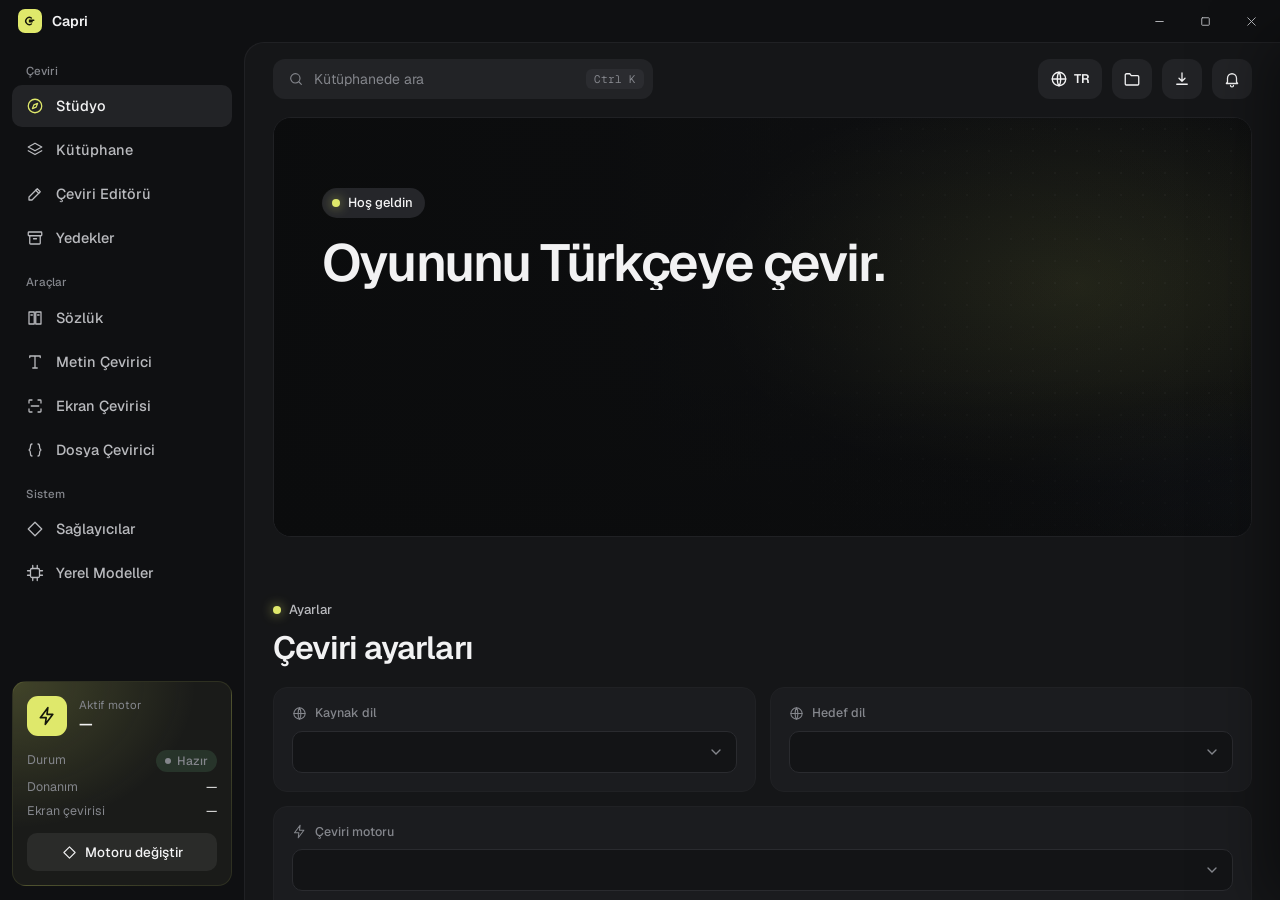
<file: web/index.html>
<!DOCTYPE html>
<html lang="tr">
<head>
  <meta charset="UTF-8">
  <meta name="viewport" content="width=device-width, initial-scale=1.0">
  <title>Capri</title>
  <link rel="stylesheet" href="app.css">
</head>
<body>
  <svg width="0" height="0" style="position:absolute" aria-hidden="true">
    <symbol id="i-logo" viewBox="0 0 24 24"><path d="M14.4 6.9A6.2 6.2 0 1 0 14.4 17.1M11 10.7h7.5M11 13.3h4.8"/></symbol>
    <symbol id="i-compass" viewBox="0 0 24 24"><circle cx="12" cy="12" r="9"/><path d="m15.5 8.5-2 5-5 2 2-5z"/></symbol>
    <symbol id="i-layers" viewBox="0 0 24 24"><path d="m12 3 9 5-9 5-9-5z"/><path d="m3 13 9 5 9-5"/></symbol>
    <symbol id="i-archive" viewBox="0 0 24 24"><rect x="3" y="4" width="18" height="5" rx="1"/><path d="M5 9v10a1 1 0 0 0 1 1h12a1 1 0 0 0 1-1V9M10 13h4"/></symbol>
    <symbol id="i-diamond" viewBox="0 0 24 24"><path d="M12 3 21 12 12 21 3 12z"/></symbol>
    <symbol id="i-cpu" viewBox="0 0 24 24"><rect x="6" y="6" width="12" height="12" rx="2"/><path d="M9 2v4M15 2v4M9 18v4M15 18v4M2 9h4M2 15h4M18 9h4M18 15h4"/></symbol>
    <symbol id="i-chat" viewBox="0 0 24 24"><path d="M4 5h16v11H9l-5 4z"/></symbol>
    <symbol id="i-terminal" viewBox="0 0 24 24"><path d="m5 7 5 5-5 5M12 17h7"/></symbol>
    <symbol id="i-search" viewBox="0 0 24 24"><circle cx="11" cy="11" r="7"/><path d="m20 20-3.5-3.5"/></symbol>
    <symbol id="i-folder" viewBox="0 0 24 24"><path d="M3 6.5A1.5 1.5 0 0 1 4.5 5H9l2 2.5h8.5A1.5 1.5 0 0 1 21 9v9.5a1.5 1.5 0 0 1-1.5 1.5h-15A1.5 1.5 0 0 1 3 18.5z"/></symbol>
    <symbol id="i-bell" viewBox="0 0 24 24"><path d="M6 16V11a6 6 0 0 1 12 0v5l1.5 2h-15z"/><path d="M10 20.5a2 2 0 0 0 4 0"/></symbol>
    <symbol id="i-right" viewBox="0 0 24 24"><path d="M5 12h14M13 6l6 6-6 6"/></symbol>
    <symbol id="i-chev-r" viewBox="0 0 24 24"><path d="m9 6 6 6-6 6"/></symbol>
    <symbol id="i-chev-l" viewBox="0 0 24 24"><path d="m15 6-6 6 6 6"/></symbol>
    <symbol id="i-min" viewBox="0 0 24 24"><path d="M6 12h12"/></symbol>
    <symbol id="i-max" viewBox="0 0 24 24"><rect x="6" y="6" width="12" height="12" rx="1"/></symbol>
    <symbol id="i-x" viewBox="0 0 24 24"><path d="M6 6l12 12M18 6 6 18"/></symbol>
    <symbol id="i-scan" viewBox="0 0 24 24"><path d="M4 8V5a1 1 0 0 1 1-1h3M16 4h3a1 1 0 0 1 1 1v3M20 16v3a1 1 0 0 1-1 1h-3M8 20H5a1 1 0 0 1-1-1v-3M7 12h10"/></symbol>
    <symbol id="i-undo" viewBox="0 0 24 24"><path d="M4 10h11a5 5 0 0 1 0 10h-3"/><path d="m8 6-4 4 4 4"/></symbol>
    <symbol id="i-plus" viewBox="0 0 24 24"><path d="M12 5v14M5 12h14"/></symbol>
    <symbol id="i-trash" viewBox="0 0 24 24"><path d="M5 7h14M10 11v6M14 11v6M6 7l1 13h10l1-13M9 7V4h6v3"/></symbol>
    <symbol id="i-globe" viewBox="0 0 24 24"><circle cx="12" cy="12" r="9"/><path d="M3 12h18M12 3c3 3.5 3 14.5 0 18M12 3c-3 3.5-3 14.5 0 18"/></symbol>
    <symbol id="i-shield" viewBox="0 0 24 24"><path d="M12 3 5 6v6c0 4.5 3 7.5 7 9 4-1.5 7-4.5 7-9V6z"/></symbol>
    <symbol id="i-zap" viewBox="0 0 24 24"><path d="M13 2 4 14h7l-1 8 9-12h-7z"/></symbol>
    <symbol id="i-flame" viewBox="0 0 24 24"><path d="M12 21c4 0 7-2.7 7-6.8 0-3.6-2.5-6-4.3-8.2-.5 2.3-1.7 3.6-3 4.2C12 7 10.8 4.6 9 3c0 3.2-4 5.9-4 11.2C5 18.3 8 21 12 21z"/></symbol>
    <symbol id="i-copy" viewBox="0 0 24 24"><rect x="8" y="8" width="12" height="12" rx="2"/><path d="M16 8V5a1 1 0 0 0-1-1H5a1 1 0 0 0-1 1v10a1 1 0 0 0 1 1h3"/></symbol>
    <symbol id="i-check" viewBox="0 0 24 24"><path d="m5 12 5 5 9-10"/></symbol>
    <symbol id="i-book" viewBox="0 0 24 24"><path d="M4 5a2 2 0 0 1 2-2h13v16H6a2 2 0 0 0-2 2z"/><path d="M4 19V5M8 7h7"/></symbol>
    <symbol id="i-edit" viewBox="0 0 24 24"><path d="M4 20h4L19 9l-4-4L4 16z"/><path d="m13 7 4 4"/></symbol>
    <symbol id="i-braces" viewBox="0 0 24 24"><path d="M8 4c-2 0-2 1-2 3s0 4-2 5c2 1 2 3 2 5s0 3 2 3M16 4c2 0 2 1 2 3s0 4 2 5c-2 1-2 3-2 5s0 3-2 3"/></symbol>
    <symbol id="i-dict" viewBox="0 0 24 24"><path d="M4 4h7v16H4zM13 4h7v16h-7z"/><path d="M6.5 8h2M15.5 8h2"/></symbol>
    <symbol id="i-play" viewBox="0 0 24 24"><path d="M7 5v14l11-7z"/></symbol>
    <symbol id="i-pause" viewBox="0 0 24 24"><path d="M8 5v14M16 5v14"/></symbol>
    <symbol id="i-stop" viewBox="0 0 24 24"><rect x="6" y="6" width="12" height="12" rx="2"/></symbol>
    <symbol id="i-alert" viewBox="0 0 24 24"><path d="M12 3 2 20h20z"/><path d="M12 10v4M12 17v.5"/></symbol>
    <symbol id="i-download" viewBox="0 0 24 24"><path d="M12 4v11m0 0-4-4m4 4 4-4"/><path d="M5 19h14"/></symbol>
    <symbol id="i-upload" viewBox="0 0 24 24"><path d="M12 15V4m0 0-4 4m4-4 4 4"/><path d="M5 19h14"/></symbol>
    <symbol id="i-lines" viewBox="0 0 24 24"><path d="M5 6h14M5 10h14M5 14h9M5 18h6"/></symbol>
    <symbol id="i-gamepad" viewBox="0 0 24 24"><path d="M6 8h12a4 4 0 0 1 4 4v1a4 4 0 0 1-7 2.7L14 15h-4l-1 .7A4 4 0 0 1 2 13v-1a4 4 0 0 1 4-4z"/><path d="M7 11v3M5.5 12.5h3M16 12h.01M18 13.5h.01"/></symbol>
    <symbol id="i-swap" viewBox="0 0 24 24"><path d="M7 7h13l-4-4M17 17H4l4 4"/></symbol>
    <symbol id="i-pin" viewBox="0 0 24 24"><path d="M12 17v5M9 3h6l-1 6 4 4H6l4-4z"/></symbol>
    <symbol id="i-type" viewBox="0 0 24 24"><path d="M5 6V4h14v2M12 4v16M9 20h6"/></symbol>
    <symbol id="i-keyboard" viewBox="0 0 24 24"><rect x="2" y="6" width="20" height="12" rx="2"/><path d="M6 10h.01M10 10h.01M14 10h.01M18 10h.01M7 14h10"/></symbol>
    <symbol id="i-sparkle" viewBox="0 0 24 24"><path d="M12 3v4M12 17v4M3 12h4M17 12h4M6 6l2.5 2.5M15.5 15.5 18 18M6 18l2.5-2.5M15.5 8.5 18 6"/></symbol>
  </svg>

  <header class="titlebar pywebview-drag-region">
    <div class="brand">
      <span class="brand-mark"><svg class="i"><use href="#i-logo"/></svg></span>
      <span class="brand-name">Capri</span>
    </div>
    <div class="win">
      <button data-win="min" title="Küçült"><svg class="i"><use href="#i-min"/></svg></button>
      <button data-win="max" title="Ekranı kapla"><svg class="i"><use href="#i-max"/></svg></button>
      <button data-win="close" class="close" title="Kapat"><svg class="i"><use href="#i-x"/></svg></button>
    </div>
  </header>

  <div class="layout">
    <aside class="sidebar">
      <div class="side-label">Çeviri</div>
      <button class="nav active" data-page="studio"><svg class="i"><use href="#i-compass"/></svg>Stüdyo</button>
      <button class="nav" data-page="library"><svg class="i"><use href="#i-layers"/></svg>Kütüphane<span class="dot hidden" id="libraryDot"></span></button>
      <button class="nav" data-page="editor"><svg class="i"><use href="#i-edit"/></svg>Çeviri Editörü<span class="count hidden" id="reviewCount"></span></button>
      <button class="nav" data-page="backups"><svg class="i"><use href="#i-archive"/></svg>Yedekler</button>
      <div class="side-label">Araçlar</div>
      <button class="nav" data-page="glossary"><svg class="i"><use href="#i-dict"/></svg>Sözlük</button>
      <button class="nav" data-page="translator"><svg class="i"><use href="#i-type"/></svg>Metin Çevirici</button>
      <button class="nav" data-page="ocr"><svg class="i"><use href="#i-scan"/></svg>Ekran Çevirisi<span class="dot hidden" id="ocrDot"></span></button>
      <button class="nav" data-page="json"><svg class="i"><use href="#i-braces"/></svg>Dosya Çevirici</button>
      <div class="side-label">Sistem</div>
      <button class="nav" data-page="providers"><svg class="i"><use href="#i-diamond"/></svg>Sağlayıcılar</button>
      <button class="nav" data-page="models"><svg class="i"><use href="#i-cpu"/></svg>Yerel Modeller</button>
      <div class="side-spacer"></div>
      <div class="engine-card">
        <div class="engine-head">
          <div class="engine-icon"><svg class="i"><use href="#i-zap"/></svg></div>
          <div class="engine-meta"><div class="engine-tag">Aktif motor</div><div class="engine-title" id="engineTitle">—</div></div>
        </div>
        <div class="engine-rows">
          <div class="engine-row"><span>Durum</span><span id="engineState"><span class="pill ok">Hazır</span></span></div>
          <div class="engine-row"><span>Donanım</span><span id="engineGpu">—</span></div>
          <div class="engine-row"><span>Ekran çevirisi</span><span id="engineOcr">—</span></div>
        </div>
        <button class="btn-wide" data-page="providers"><svg class="i"><use href="#i-diamond"/></svg>Motoru değiştir</button>
      </div>
    </aside>

    <main class="main">
      <div class="topbar">
        <label class="search">
          <svg class="i"><use href="#i-search"/></svg>
          <input id="searchInput" placeholder="Kütüphanede ara" autocomplete="off" spellcheck="false">
          <span class="kbd">Ctrl K</span>
        </label>
        <nav class="toplinks">
          <button data-action="pick"><svg class="i"><use href="#i-plus"/></svg>Oyun ekle</button>
          <button data-page="translator"><svg class="i"><use href="#i-type"/></svg>Metin çevir</button>
          <button data-page="ocr"><svg class="i"><use href="#i-scan"/></svg>Ekran çevirisi</button>
          <button data-page="guide"><svg class="i"><use href="#i-book"/></svg>Rehber</button>
        </nav>
        <div class="topright">
          <div class="lang-pick" id="langPick">
            <button class="round lang-btn" id="langBtn" title="Arayüz dili"><svg class="i"><use href="#i-globe"/></svg><span id="langCode">TR</span></button>
            <div class="lang-menu hidden" id="langMenu"></div>
          </div>
          <button class="round" id="openFolderBtn" title="Oyun klasörünü aç"><svg class="i"><use href="#i-folder"/></svg></button>
          <button class="round" id="updateBtn" title="Güncellemeler"><svg class="i"><use href="#i-download"/></svg><span class="dot hidden" id="updateDot"></span></button>
          <button class="round" id="bellBtn" title="Bildirimler"><svg class="i"><use href="#i-bell"/></svg><span class="badge hidden" id="bellBadge"></span></button>
        </div>
      </div>

      <div class="taskbar hidden" id="taskbar">
        <span class="label" id="taskLabel">Çeviri</span>
        <div class="bar" id="taskBar"><i></i></div>
        <span class="meta num" id="taskMeta"></span>
        <button class="btn sm danger" data-action="cancel"><svg class="i"><use href="#i-stop"/></svg>Durdur</button>
      </div>

      <div class="scroll" id="scroll">
        <!-- STÜDYO -->
        <section class="page active" id="page-studio">
          <div class="hero" id="hero">
            <div class="hero-bg fallback" id="heroBg"></div>
            <div class="hero-body">
              <span class="eyebrow" id="heroTag">Hoş geldin</span>
              <h1 class="hero-title" id="heroTitle">Oyununu Türkçeye çevir.</h1>
              <div class="hero-meta" id="heroMeta"></div>
              <p class="hero-desc" id="heroDesc"></p>
              <div class="hero-error hidden" id="heroError"></div>
              <div class="hero-actions" id="heroActions"></div>
              <div class="hero-progress hidden" id="heroProgress">
                <div class="prog-steps" id="progSteps"></div>
                <div class="progress-line"><span class="big num" id="progPct">%0</span><span class="meta num" id="progMeta"></span></div>
                <div class="bar" id="heroBar"><i></i></div>
                <div class="prog-facts num" id="progFacts"></div>
              </div>
              <div class="steps hidden" id="heroSteps">
                <span class="step"><b>1</b>Oyun klasörünü seç</span>
                <span class="step"><b>2</b>Otomatik analiz</span>
                <span class="step"><b>3</b>Tek tıkla çeviri</span>
              </div>
            </div>
            <div class="poster hidden" id="heroPoster"></div>
            <div class="demo hidden" id="heroDemo">
              <div class="demo-card" id="demoCard">
                <div class="demo-row"><span class="demo-lang">EN</span><div class="demo-text src" id="demoSrc"></div></div>
                <div class="demo-sep">etiketler korunur</div>
                <div class="demo-row"><span class="demo-lang tr">TR</span><div class="demo-text" id="demoTr"></div></div>
              </div>
              <div class="demo-ocr hidden" id="demoOcr">
                <div class="docr-screen">
                  <div class="docr-scene"><i class="docr-moon"></i><i class="docr-hill a"></i><i class="docr-hill b"></i></div>
                  <div class="docr-keys"><kbd>Ctrl</kbd><kbd>Shift</kbd><kbd>T</kbd></div>
                  <div class="docr-dialog"><b id="docrName"></b><span id="docrSrc"></span></div>
                  <div class="docr-sel" id="docrSel"><i class="docr-scan"></i></div>
                </div>
                <div class="docr-pop" id="docrPop">
                  <div class="docr-pop-head"><span class="demo-lang tr">TR</span><span>Ekran çevirisi</span><em id="docrMs"></em></div>
                  <div class="docr-pop-text" id="docrTr"></div>
                </div>
              </div>
              <div class="demo-engines" id="demoEngines"><span>Ren'Py</span><span>Unity</span><span>Unreal</span><span>RPG Maker</span><span>Godot</span><span>Ekran (OCR)</span></div>
            </div>
            <div class="hero-nav hidden" id="heroNav">
              <div class="hero-dots" id="heroDots"></div>
              <span class="hero-count num" id="heroCount"></span>
              <button class="sq" id="heroPrev" title="Önceki"><svg class="i"><use href="#i-chev-l"/></svg></button>
              <button class="sq" id="heroNext" title="Sonraki"><svg class="i"><use href="#i-chev-r"/></svg></button>
            </div>
          </div>

          <div class="stats" id="stats"></div>

          <div class="section">
            <span class="eyebrow">Ayarlar</span>
            <div class="section-head"><h2 class="section-title">Çeviri ayarları</h2></div>
            <div class="config">
              <div class="field">
                <div class="field-label"><svg class="i"><use href="#i-globe"/></svg>Kaynak dil</div>
                <select class="input" id="sourceSelect"></select>
              </div>
              <div class="field">
                <div class="field-label"><svg class="i"><use href="#i-globe"/></svg>Hedef dil</div>
                <select class="input" id="targetSelect"></select>
              </div>
              <div class="field span2">
                <div class="field-label"><svg class="i"><use href="#i-zap"/></svg>Çeviri motoru</div>
                <select class="input" id="modelSelect"></select>
                <div class="field-hint" id="modelHint"></div>
              </div>
              <div class="field span-all options">
                <div class="field-label"><svg class="i"><use href="#i-sparkle"/></svg>Seçenekler</div>
                <div class="opt-group">
                  <div class="opt-head">Çeviri</div>
                  <label class="opt">
                    <span class="opt-icon"><svg class="i"><use href="#i-shield"/></svg></span>
                    <span class="opt-text"><span class="toggle-title">Çeviri öncesi yedek al</span>
                      <span class="field-hint">Değişen dosyalar tek tıkla orijinaline döner.</span></span>
                    <span class="switch"><input type="checkbox" id="backupToggle"><i></i></span>
                  </label>
                  <label class="opt">
                    <span class="opt-icon"><svg class="i"><use href="#i-edit"/></svg></span>
                    <span class="opt-text"><span class="toggle-title">Kalite editörü geçişi</span>
                      <span class="field-hint">İngilizce kalan ya da yapay duran çevirileri yeniden düzeltir.</span></span>
                    <span class="switch"><input type="checkbox" id="qualityToggle"><i></i></span>
                  </label>
                  <label class="opt">
                    <span class="opt-icon"><svg class="i"><use href="#i-terminal"/></svg></span>
                    <span class="opt-text"><span class="toggle-title">Ren'Py derleme denetimi</span>
                      <span class="field-hint">Çeviriden sonra oyunun kendi Ren'Py'siyle derler; hatalı satırı orijinaline döndürür.</span></span>
                    <span class="switch"><input type="checkbox" id="compileToggle"><i></i></span>
                  </label>
                  <label class="opt">
                    <span class="opt-icon"><svg class="i"><use href="#i-flame"/></svg></span>
                    <span class="opt-text"><span class="toggle-title">Yetişkin (NSFW) sözlüğü</span>
                      <span class="field-hint">Argo ve yetişkin sahneleri doğal günlük dille aktarır.</span></span>
                    <span class="switch"><input type="checkbox" id="nsfwToggle"><i></i></span>
                  </label>
                  <label class="opt">
                    <span class="opt-icon"><svg class="i"><use href="#i-layers"/></svg></span>
                    <span class="opt-text"><span class="toggle-title">Ortak çeviri belleği</span>
                      <span class="field-hint">"Save", "Options" gibi arayüz metinleri ve editörde elle düzelttiğin cümleler diğer oyunlarda yeniden kullanılır.</span></span>
                    <span class="switch"><input type="checkbox" id="memoryToggle"><i></i></span>
                  </label>
                  <label class="opt">
                    <span class="opt-icon"><svg class="i"><use href="#i-book"/></svg></span>
                    <span class="opt-text"><span class="toggle-title">Karakter adlarını koru</span>
                      <span class="field-hint">İlk çeviride oyunun karakter adları bulunup oyuna özel sözlüğe eklenir; adlar çevrilmez.</span></span>
                    <span class="switch"><input type="checkbox" id="namesToggle"><i></i></span>
                  </label>
                </div>
                <div class="opt-group">
                  <div class="opt-head">Bitince</div>
                  <label class="opt">
                    <span class="opt-icon"><svg class="i"><use href="#i-bell"/></svg></span>
                    <span class="opt-text"><span class="toggle-title">Ses çal</span>
                      <span class="field-hint">Çeviri bitince ya da durunca kısa, yumuşak bir ses.</span></span>
                    <span class="switch"><input type="checkbox" id="soundToggle"><i></i></span>
                  </label>
                  <label class="opt">
                    <span class="opt-icon"><svg class="i"><use href="#i-chat"/></svg></span>
                    <span class="opt-text"><span class="toggle-title">Windows bildirimi göster</span>
                      <span class="field-hint">Capri arka plandayken çeviri bitince ekranın köşesinde bildirim çıkar.</span></span>
                    <span class="switch"><input type="checkbox" id="notifyToggle"><i></i></span>
                  </label>
                </div>
              </div>
              <div class="field span-all">
                <div class="field-label"><svg class="i"><use href="#i-scan"/></svg>Analiz</div>
                <div id="analysisPanel"></div>
              </div>
            </div>
          </div>

          <div class="section">
            <span class="eyebrow">Kütüphane</span>
            <div class="section-head">
              <h2 class="section-title">Projelerim</h2>
              <button class="link-more" data-page="library">Tümünü gör <svg class="i"><use href="#i-chev-r"/></svg></button>
            </div>
            <div id="homeLibrary"></div>
          </div>
        </section>

        <!-- KÜTÜPHANE -->
        <section class="page" id="page-library">
          <div class="page-head">
            <span class="eyebrow">Kütüphane</span>
            <div class="section-head"><h2 class="section-title">Tüm projeler</h2>
              <div class="row-actions" style="margin:0">
                <button class="btn" data-action="import-patch"><svg class="i"><use href="#i-download"/></svg>Yama içe aktar</button>
                <button class="btn" data-action="queue-toggle"><svg class="i"><use href="#i-play"/></svg>Toplu çeviri</button>
                <button class="btn lime" data-action="pick"><svg class="i"><use href="#i-plus"/></svg>Oyun ekle</button>
              </div>
            </div>
            <p class="page-sub">Eklediğin oyunlar. Açmak için karta tıkla.</p>
          </div>
          <div id="queuePanel"></div>
          <div id="scanPanel"></div>
          <div id="fullLibrary"></div>
        </section>

        <!-- EDİTÖR -->
        <section class="page" id="page-editor">
          <div class="page-head">
            <span class="eyebrow">Çeviri editörü</span>
            <div class="section-head"><h2 class="section-title" id="editorTitle">Çevirileri düzenle</h2>
              <div class="row-actions" style="margin:0">
                <button class="btn hidden" data-action="quality-pass" id="qualityBtn"><svg class="i"><use href="#i-sparkle"/></svg>Kalite editörü</button>
                <button class="btn" data-action="export-patch"><svg class="i"><use href="#i-upload"/></svg>Yamayı dışa aktar</button>
                <button class="btn" data-action="import-patch"><svg class="i"><use href="#i-download"/></svg>Yama içe aktar</button>
                <button class="btn" data-action="export-csv" title="Excel / Google E-Tablolar'da düzeltmek için"><svg class="i"><use href="#i-lines"/></svg>Tablo (CSV)</button>
                <button class="btn" data-action="import-csv"><svg class="i"><use href="#i-download"/></svg>Tabloyu içe aktar</button>
              </div>
            </div>
            <p class="page-sub">Çevirileri ara, düzelt ve oyuna uygula (API harcamaz). Turuncu satırlar incelenmeli.</p>
          </div>
          <div id="editorBody"></div>
        </section>

        <!-- YEDEKLER -->
        <section class="page" id="page-backups">
          <div class="page-head">
            <span class="eyebrow">Yedekler</span>
            <div class="section-head"><h2 class="section-title">Yedekler</h2>
              <button class="btn" id="refreshBackups"><svg class="i"><use href="#i-scan"/></svg>Yenile</button></div>
            <p class="page-sub" id="backupsSub"></p>
          </div>
          <div class="list" id="backupList"></div>
        </section>

        <!-- SÖZLÜK -->
        <section class="page" id="page-glossary">
          <div class="page-head">
            <span class="eyebrow">Sözlük</span>
            <div class="section-head"><h2 class="section-title">Terim sözlüğü</h2>
              <button class="btn lime" id="glossarySave"><svg class="i"><use href="#i-check"/></svg>Kaydet</button></div>
            <p class="page-sub">Tam eşleşen metinler bu karşılıklarla çevrilir (menüler, adlar, terimler).</p>
          </div>
          <div class="filters" id="glossaryTabs"></div>
          <div class="panel hidden" id="glossaryProject" style="margin-top:14px"></div>
          <div class="toolbar">
            <input class="input grow" id="glossarySearch" placeholder="Terimlerde ara" spellcheck="false">
            <button class="btn" id="glossaryAdd"><svg class="i"><use href="#i-plus"/></svg>Terim ekle</button>
            <button class="btn" data-action="glossary-import"><svg class="i"><use href="#i-download"/></svg>İçe aktar</button>
            <button class="btn" data-action="glossary-export"><svg class="i"><use href="#i-upload"/></svg>Dışa aktar</button>
            <span class="status-msg" id="glossaryStatus"></span>
          </div>
          <div class="table glossary" id="glossaryTable"></div>
        </section>

        <!-- JSON -->
        <section class="page" id="page-json">
          <div class="page-head">
            <span class="eyebrow">Dosya çevirici</span>
            <div class="section-head"><h2 class="section-title">JSON ve altyazı dosyaları</h2></div>
            <p class="page-sub">Kendi motorunu kullanan oyunların JSON dosyalarını ve .srt / .vtt / .ass altyazılarını çevir; anahtarlar, zaman kodları ve biçim etiketleri korunur.</p>
          </div>
          <div class="panels">
            <div class="panel">
              <div class="panel-title">Giriş</div>
              <p class="panel-desc">Tek bir .json / altyazı dosyası ya da bunları içeren bir klasör.</p>
              <input class="input" id="jsonInput" placeholder="Dosya veya klasör yolu" spellcheck="false">
              <div class="row-actions">
                <button class="btn" data-action="json-file"><svg class="i"><use href="#i-braces"/></svg>Dosya seç</button>
                <button class="btn" data-action="json-folder"><svg class="i"><use href="#i-folder"/></svg>Klasör seç</button>
              </div>
            </div>
            <div class="panel">
              <div class="panel-title">Çıkış</div>
              <p class="panel-desc">Boş bırakılırsa JSON'da adın sonuna “_tr” eklenir, altyazı “ad.tr.srt” olarak yanına yazılır; orijinale dokunulmaz.</p>
              <input class="input" id="jsonOutput" placeholder="Otomatik" spellcheck="false">
              <div class="row-actions">
                <button class="btn lime" data-action="json-run"><svg class="i"><use href="#i-play"/></svg>Çevir</button>
                <span class="status-msg" id="jsonModel"></span>
              </div>
            </div>
          </div>
        </section>

        <!-- SAĞLAYICILAR -->
        <section class="page" id="page-providers">
          <div class="page-head">
            <span class="eyebrow">Sağlayıcılar</span>
            <div class="section-head"><h2 class="section-title">Çeviri motoru seç</h2></div>
            <p class="page-sub">Bir motor seç ve ayarla. API anahtarları Windows'ta şifreli saklanır.</p>
          </div>
          <div class="prov-grid" id="providerGrid"></div>
          <div class="panel prov-detail" id="providerDetail"></div>
        </section>

        <!-- YEREL MODELLER -->
        <section class="page" id="page-models">
          <div class="page-head">
            <span class="eyebrow">Yerel modeller</span>
            <div class="section-head"><h2 class="section-title">Çevrimdışı modeller</h2></div>
            <p class="page-sub">İnternetsiz ve kotasız çalışan çeviri modelleri.</p>
          </div>
          <div class="panel llm-panel" id="llmPanel"></div>
          <div class="panels" id="modelPanels"></div>
          <div class="group-head hidden" id="classicHead">OPUS-MT ve NLLB</div>
          <div class="panel runtime-panel hidden" id="runtimePanel"></div>
          <div class="panel gpu-panel hidden" id="gpuPanel"></div>
        </section>

        <!-- METİN ÇEVİRİCİ -->
        <section class="page" id="page-translator">
          <div class="page-head">
            <span class="eyebrow">Metin çevirici</span>
            <div class="section-head"><h2 class="section-title">Metin çevir</h2></div>
            <p class="page-sub">Metni yaz ya da yapıştır; etiketler korunarak anında çevrilir.</p>
          </div>
          <div class="tx-bar">
            <select class="input" id="txSource"></select>
            <button class="sq tx-swap" id="txSwap" title="Dilleri değiştir"><svg class="i"><use href="#i-swap"/></svg></button>
            <select class="input" id="txTarget"></select>
            <span class="tx-spacer"></span>
            <select class="input" id="txModel"></select>
            <label class="tx-auto"><span class="switch"><input type="checkbox" id="txAuto" checked><i></i></span>Yazarken çevir</label>
          </div>
          <div class="tx-panes">
            <div class="tx-pane">
              <textarea id="txInput" spellcheck="false" placeholder="Çevrilecek metni yaz veya yapıştır…"></textarea>
              <div class="tx-foot">
                <span class="status-msg num" id="txCount">0 karakter</span>
                <span class="tx-spacer"></span>
                <button class="btn sm" id="txClear"><svg class="i"><use href="#i-x"/></svg>Temizle</button>
                <button class="btn sm lime" id="txGo"><svg class="i"><use href="#i-zap"/></svg>Çevir <span class="kbd">Ctrl ⏎</span></button>
              </div>
            </div>
            <div class="tx-pane out">
              <div class="tx-output selectable" id="txOutput"><span class="tx-placeholder">Çeviri burada görünecek.</span></div>
              <div class="tx-foot">
                <span class="status-msg num" id="txMeta"></span>
                <span class="tx-spacer"></span>
                <button class="btn sm" id="txCopy"><svg class="i"><use href="#i-copy"/></svg>Kopyala</button>
              </div>
            </div>
          </div>
          <div class="chips" id="samples"></div>
          <div class="section" style="margin-top:28px">
            <div class="section-head" style="margin-top:0"><h3 class="panel-title">Son çeviriler</h3>
              <button class="link-more" id="txHistoryClear">Geçmişi temizle</button></div>
            <div class="tx-history" id="txHistory"></div>
          </div>
        </section>

        <!-- EKRAN ÇEVİRİSİ (OCR) -->
        <section class="page" id="page-ocr">
          <div class="page-head">
            <span class="eyebrow">Ekran çevirisi</span>
            <div class="section-head"><h2 class="section-title">Oyun ekranını çevir</h2></div>
            <p class="page-sub">Kısayola bas, alanı seç, çeviri yanında çıksın. Sabit modda alan izlenir, metin değiştikçe çevrilir.</p>
          </div>
          <div class="ocr-actions">
            <div class="ocr-action">
              <div class="stat-icon"><svg class="i"><use href="#i-scan"/></svg></div>
              <div class="grow"><div class="panel-title">Alan seç ve çevir</div>
                <p class="panel-desc">Tek seferlik: alanı seç, çeviri pencerede çıksın.</p>
                <div class="row-actions"><span class="hotkey" id="hkOnceView">Ctrl + Shift + T</span>
                  <button class="btn lime" data-action="ocr-once"><svg class="i"><use href="#i-scan"/></svg>Şimdi dene</button></div></div>
            </div>
            <div class="ocr-action">
              <div class="stat-icon"><svg class="i"><use href="#i-pin"/></svg></div>
              <div class="grow"><div class="panel-title">Alanı sabitle (canlı)</div>
                <p class="panel-desc">Altyazılar için: alan izlenir, metin değiştikçe çevrilir.</p>
                <div class="row-actions"><span class="hotkey" id="hkPinView">Ctrl + Shift + Y</span>
                  <button class="btn lime" data-action="ocr-pin" id="ocrPinBtn"><svg class="i"><use href="#i-pin"/></svg>Alan seç</button></div></div>
            </div>
          </div>
          <div class="panels">
            <div class="panel">
              <div class="panel-head"><div><div class="panel-title">Kısayollar ve ayarlar</div>
                <p class="panel-desc">Kısayol kutusuna tıklayıp yeni tuş kombinasyonuna bas.</p></div></div>
              <div class="form-grid">
                <div><div class="field-label"><svg class="i"><use href="#i-keyboard"/></svg>Tek seferlik</div>
                  <input class="input hk-input" id="hkOnce" data-setting="ocr_hotkey" readonly></div>
                <div><div class="field-label"><svg class="i"><use href="#i-keyboard"/></svg>Sabit / kapat</div>
                  <input class="input hk-input" id="hkPin" data-setting="pin_hotkey" readonly></div>
                <div class="full"><div class="field-label"><svg class="i"><use href="#i-zap"/></svg>Ekran çevirisi motoru</div>
                  <select class="input" id="ocrModel"></select>
                  <div class="field-hint">En hızlısı OPUS (~50 ms); Gemini daha doğal (~1 sn).</div></div>
                <div><div class="field-label">Canlı yenileme aralığı · <span id="ocrIntervalVal" class="num">350 ms</span></div>
                  <input type="range" class="range" id="ocrInterval" min="150" max="1500" step="50"></div>
                <div><div class="field-label">Sabit çeviri penceresi</div>
                  <div class="seg" id="ocrPlace"><button data-place="below">Alanın altında</button><button data-place="over">Orijinalin üstünde</button></div></div>
                <label class="opt full">
                  <span class="opt-icon"><svg class="i"><use href="#i-bell"/></svg></span>
                  <span class="opt-text"><span class="toggle-title">Çeviriyi sesli oku</span>
                    <span class="field-hint">Windows'un yüklü sesiyle okunur. Canlı çeviride her yeni satır okunur; penceredeki hoparlör düğmesiyle de açılıp kapanır.</span></span>
                  <span class="switch"><input type="checkbox" id="ocrSpeakToggle"><i></i></span>
                </label>
              </div>
            </div>
            <div class="panel">
              <div class="panel-head"><div><div class="panel-title">Durum</div>
                <p class="panel-desc">Windows'un yerleşik OCR'ı kullanılır; indirme gerekmez.</p></div>
                <span class="pill" id="ocrState">—</span></div>
              <div class="engine-rows" id="ocrRows" style="margin:16px 0 0"></div>
              <ul class="notes" style="margin-top:16px">
                <li>Oyun “özel tam ekran”daysa pencere çizilemez; “kenarlıksız” modda çalıştır.</li>
                <li>Çeviri pencereleri ekran yakalamaya görünmez; Capri kendi yazısını okumaz.</li>
                <li>Daha iyi tanıma için Windows'a İngilizce dil paketini ekle.</li>
                <li>Seçim ekranında <b>Esc</b> veya sağ tık iptal eder.</li>
              </ul>
            </div>
          </div>
          <div class="panel" id="ocrHistoryPanel">
            <div class="panel-head"><div><div class="panel-title">Son ekran çevirileri</div>
              <p class="panel-desc">Kaçırdığın altyazıları buradan oku. Yalnızca bu oturumda tutulur.</p></div>
              <button class="btn sm" data-action="ocr-history-clear">Temizle</button></div>
            <div class="list" id="ocrHistory"></div>
          </div>
        </section>

        <!-- REHBER -->
        <section class="page" id="page-guide">
          <div class="page-head">
            <span class="eyebrow">Rehber</span>
            <div class="section-head"><h2 class="section-title">Nasıl çalışır?</h2>
              <span class="row-actions" style="margin:0"><button class="btn lime" data-action="tour"><svg class="i"><use href="#i-play"/></svg>Tanıtım turunu başlat</button>
                <button class="btn" data-action="tour" data-which="game"><svg class="i"><use href="#i-play"/></svg>Çeviri adımlarını göster</button></span></div>
          </div>
          <div class="panels">
            <div class="panel"><div class="panel-title">1 · Oyunu ekle</div><p class="panel-desc">“Oyun ekle” ile oyun klasörünü seç; motor otomatik algılanır.</p></div>
            <div class="panel"><div class="panel-title">2 · Motoru seç</div><p class="panel-desc">Bulut motorları (Gemini, OpenAI, Claude, DeepSeek…) Sağlayıcılar sayfasından anahtarla çalışır. Yerel modeller internetsiz ve ücretsizdir: Yerel Modeller sayfasında bilgisayarına önerileni indir.</p></div>
            <div class="panel"><div class="panel-title">3 · Çevir, durdur, devam et</div><p class="panel-desc">“Çeviriyi başlat” önce yedek alır. Durdurursan kaldığın yerden, yeniden ödemeden devam eder.</p></div>
            <div class="panel"><div class="panel-title">4 · Düzelt ve paylaş</div><p class="panel-desc">Çeviri Editörü'nde satırları düzelt ve oyuna uygula; yamayı .capripatch olarak paylaş.</p></div>
            <div class="panel"><div class="panel-title">Geri al</div><p class="panel-desc">Yedekler sayfasından oyunu tek tıkla orijinal hâline döndür.</p></div>
            <div class="panel"><div class="panel-title">Güncellemeler</div>
              <p class="panel-desc">Yeni sürüm çıkınca Capri haber verir ve tek tıkla günceller; ayarların korunur.</p>
              <div class="row-actions">
                <button class="btn lime" data-action="update-open"><svg class="i"><use href="#i-download"/></svg>Güncellemeleri kontrol et</button>
              </div></div>
            <div class="panel"><div class="panel-title">Kısayollar</div><p class="panel-desc"><b>Ctrl K</b> kütüphanede ara · <b>Ctrl O</b> oyun ekle · <b>Ctrl B</b> bildirimler · <b>← →</b> vitrinde gezin · <b>Esc</b> paneli kapat.<br>Her yerde: <b>Ctrl Shift T</b> alan seç ve çevir · <b>Ctrl Shift Y</b> alanı sabitle / kaldır (Ekran Çevirisi sayfasından değiştirilebilir).</p></div>
          </div>
        </section>
      </div>
    </main>
  </div>

  <aside class="drawer" id="drawer">
    <div class="drawer-head">
      <div class="drawer-top">
        <div class="drawer-title">Bildirimler</div>
        <button class="sq" id="drawerClose" title="Kapat"><svg class="i"><use href="#i-x"/></svg></button>
      </div>
      <div class="seg" id="drawerTabs">
        <button class="on" data-tab="notifs">Bildirimler</button>
        <button data-tab="log">Teknik günlük</button>
      </div>
    </div>
    <div class="drawer-tools" id="drawerTools"></div>
    <div class="drawer-body" id="drawerBody"></div>
  </aside>

  <div class="dropzone hidden" id="dropzone">
    <div class="dropzone-card">
      <div class="plus"><svg class="i"><use href="#i-download"/></svg></div>
      <div class="dropzone-title">Oyun klasörünü bırak</div>
      <div class="dropzone-sub" id="dropzoneSub">Klasör, oyunun .exe dosyası ya da masaüstü kısayolu olabilir</div>
    </div>
  </div>

  <div class="toasts" id="toasts"></div>
  <script src="i18n.js"></script>
  <script src="app.js"></script>
</body>
</html>
</file>
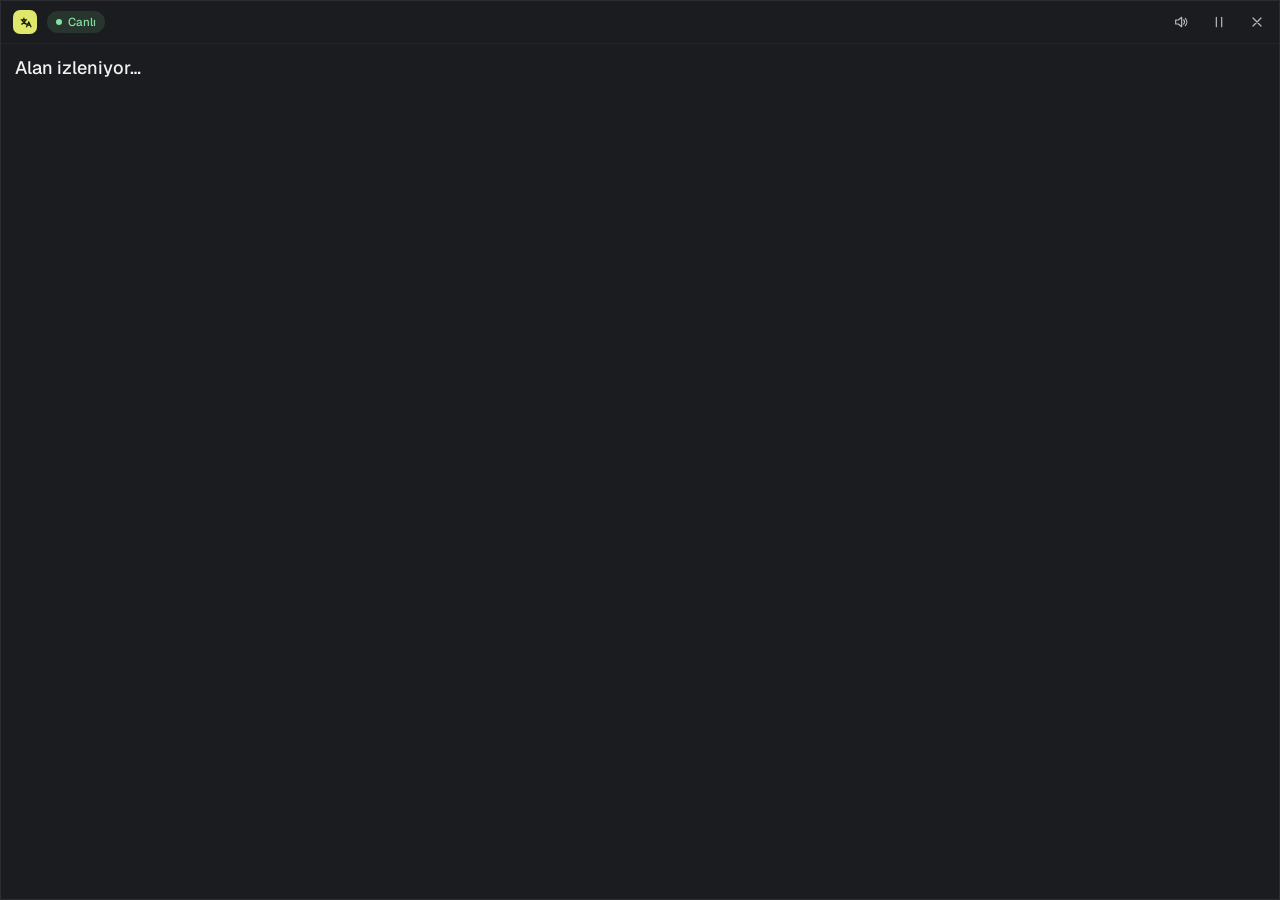
<file: web/ocr_pin.html>
<!DOCTYPE html>
<html lang="tr">
<head>
  <meta charset="UTF-8">
  <title>Capri OCR Sabit</title>
  <link rel="stylesheet" href="ocr.css">
</head>
<body class="pin">
  <div class="card" id="card">
    <div class="head pywebview-drag-region">
      <span class="mark"><svg class="i" viewBox="0 0 24 24"><path d="M4 7h10M9 4v3M6 7c1 4 4 7 8 8M12 7c-1 4-4 7-7 8M14 20l4-9 4 9M15.5 17h5"/></svg></span>
      <span class="pill ok live" id="state">Canlı</span>
      <span class="grow"></span>
      <span class="meta" id="meta" style="flex:0 1 auto;margin-right:4px"></span>
      <button class="icon-btn" id="speak" title="Sesli oku (açık / kapalı)"><svg class="i" viewBox="0 0 24 24"><path d="M4 9v6h4l5 4V5L8 9z"/><path d="M16 9a4 4 0 0 1 0 6M18.5 6.5a8 8 0 0 1 0 11"/></svg></button>
      <button class="icon-btn" id="toggle" title="Duraklat / sürdür"><svg class="i" viewBox="0 0 24 24" id="toggleIcon"><path d="M8 5v14M16 5v14"/></svg></button>
      <button class="icon-btn close" id="close" title="Sabitlemeyi kaldır"><svg class="i" viewBox="0 0 24 24"><path d="M6 6l12 12M18 6 6 18"/></svg></button>
    </div>
    <div class="body"><div class="tr selectable" id="tr">Alan izleniyor…</div></div>
  </div>
  <script src="i18n.js"></script>
  <script src="speech.js"></script>
  <script>
    "use strict";
    const $ = (s) => document.querySelector(s);
    const api = () => window.pywebview && window.pywebview.api;
    let speakOn = false;
    function setSpeak(on) {
      speakOn = !!on;
      $("#speak").classList.toggle("on", speakOn);
      if (!speakOn) CapriSpeech.stop();
    }
    const PAUSE = '<path d="M8 5v14M16 5v14"/>', PLAY = '<path d="M7 5v14l11-7z"/>';

    function fit() {
      requestAnimationFrame(() => api() && api().ocr_resize("pin", Math.ceil($("#card").scrollHeight)));
    }

    window.OCRPIN = {
      update(d) {
        if (d.place) document.body.classList.toggle("over", d.place === "over");
        if (d.lang) CapriSpeech.setLang(d.lang);
        if (d.speak !== undefined) setSpeak(d.speak);
        if (d.translation !== undefined) {
          $("#tr").textContent = d.translation || "…";
          if (speakOn && d.translation && !d.placeholder && d.state !== "error") CapriSpeech.speak(d.translation);
        }
        if (d.meta !== undefined) $("#meta").textContent = d.meta;
        if (d.state) {
          const map = { live: ["Canlı", "pill ok live"], paused: ["Duraklatıldı", "pill warn"], busy: ["Çevriliyor", "pill ok live"], error: ["Hata", "pill warn"] };
          const [text, cls] = map[d.state] || map.live;
          $("#state").textContent = text;
          $("#state").className = cls;
          $("#toggleIcon").innerHTML = d.state === "paused" ? PLAY : PAUSE;
        }
        fit();
      },
    };
    $("#toggle").addEventListener("click", () => api().ocr_pin_toggle());
    $("#close").addEventListener("click", () => { CapriSpeech.stop(); api().ocr_pin_stop(); });
    $("#speak").addEventListener("click", () => {
      const next = !speakOn;
      if (next && !CapriSpeech.available()) { $("#meta").textContent = I18N.t(CapriSpeech.missingHint()); fit(); return; }
      setSpeak(next);
      if (next) CapriSpeech.speak($("#tr").textContent, true);
      if (api()) api().update_settings({ ocr_speak: next });
    });
    // Arayüz dili: ana pencereyle aynı sözlük (dil değişince Python tarafı yeniden gönderir)
    const loadUiLanguage = () => api() && api().ui_dictionary && api().ui_dictionary()
      .then((r) => r && window.I18N && I18N.set(r.language, r.dict)).catch(() => {});
    if (api()) loadUiLanguage(); else addEventListener("pywebviewready", loadUiLanguage);
  </script>
</body>
</html>
</file>
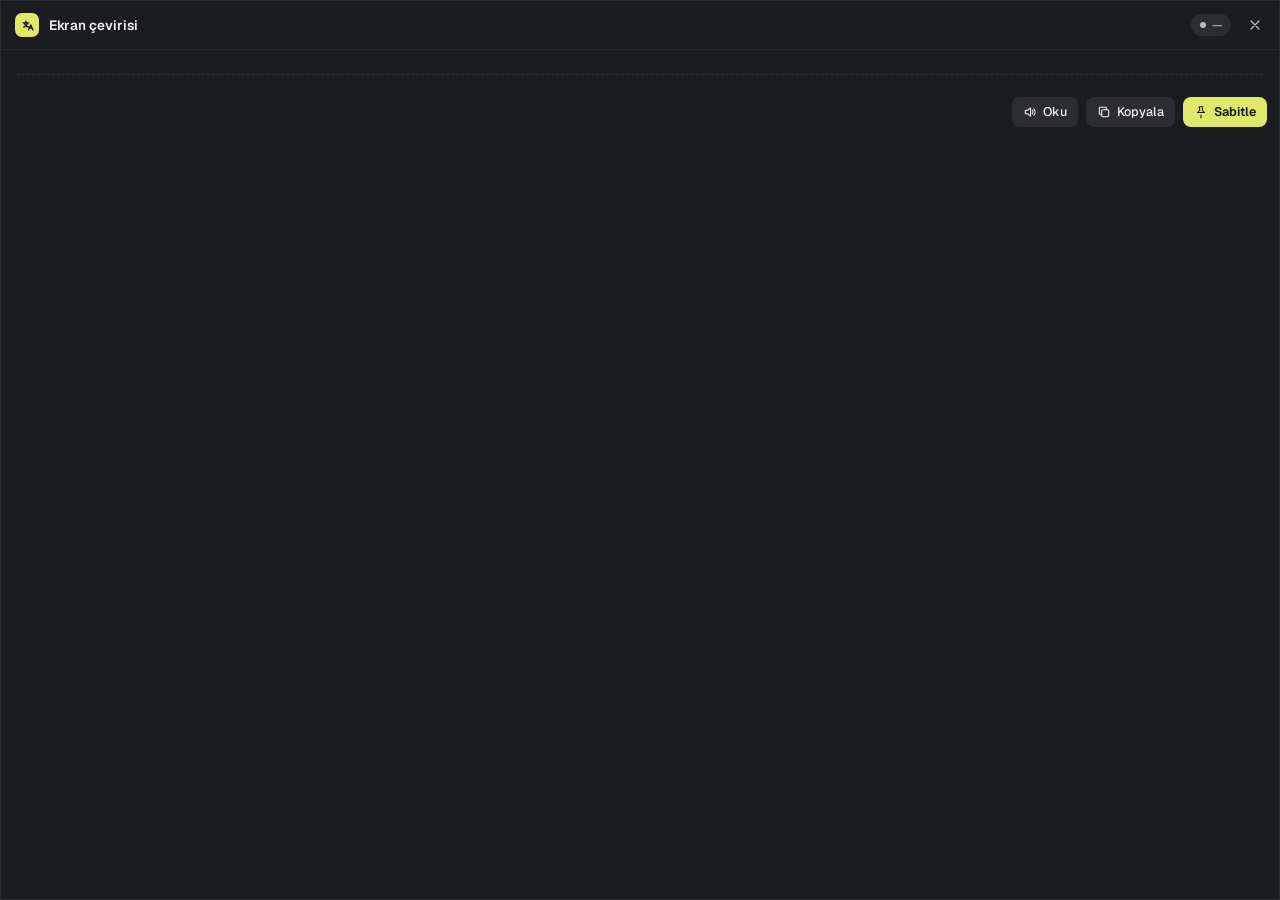
<file: web/ocr_popup.html>
<!DOCTYPE html>
<html lang="tr">
<head>
  <meta charset="UTF-8">
  <title>Capri OCR Sonuç</title>
  <link rel="stylesheet" href="ocr.css">
</head>
<body>
  <div class="card" id="card">
    <div class="head pywebview-drag-region">
      <span class="mark"><svg class="i" viewBox="0 0 24 24"><path d="M4 7h10M9 4v3M6 7c1 4 4 7 8 8M12 7c-1 4-4 7-7 8M14 20l4-9 4 9M15.5 17h5"/></svg></span>
      <span class="title">Ekran çevirisi</span>
      <span class="grow"></span>
      <span class="pill" id="engine">—</span>
      <button class="icon-btn close" id="close" title="Kapat (Esc)"><svg class="i" viewBox="0 0 24 24"><path d="M6 6l12 12M18 6 6 18"/></svg></button>
    </div>
    <div class="body">
      <div id="content"></div>
      <div class="orig selectable" id="orig"></div>
    </div>
    <div class="foot">
      <span class="meta" id="meta"></span>
      <button class="btn" id="speak" title="Sesli oku"><svg class="i" viewBox="0 0 24 24"><path d="M4 9v6h4l5 4V5L8 9z"/><path d="M16 9a4 4 0 0 1 0 6M18.5 6.5a8 8 0 0 1 0 11"/></svg>Oku</button>
      <button class="btn" id="copy"><svg class="i" viewBox="0 0 24 24"><rect x="8" y="8" width="12" height="12" rx="2"/><path d="M16 8V5a1 1 0 0 0-1-1H5a1 1 0 0 0-1 1v10a1 1 0 0 0 1 1h3"/></svg>Kopyala</button>
      <button class="btn lime" id="pin" title="Bu alanı canlı çeviri için sabitle"><svg class="i" viewBox="0 0 24 24"><path d="M12 17v5M9 3h6l-1 6 4 4H6l4-4z"/></svg>Sabitle</button>
    </div>
  </div>
  <script src="i18n.js"></script>
  <script src="speech.js"></script>
  <script>
    "use strict";
    const $ = (s) => document.querySelector(s);
    const api = () => window.pywebview && window.pywebview.api;
    const esc = (v) => String(v ?? "").replace(/[&<>"']/g, (c) => ({ "&": "&amp;", "<": "&lt;", ">": "&gt;", '"': "&quot;", "'": "&#39;" })[c]);
    let lastText = "";
    let metaText = "";

    function fit() {
      requestAnimationFrame(() => api() && api().ocr_resize("popup", Math.ceil($("#card").scrollHeight)));
    }

    window.OCRPOP = {
      show(d) {
        $("#engine").textContent = d.engine || "—";
        $("#orig").textContent = d.original || "";
        $("#orig").style.display = d.original ? "block" : "none";
        if (d.state === "loading") $("#content").innerHTML = `<div class="skeleton"><i></i><i></i></div>`;
        else if (d.state === "empty") $("#content").innerHTML = `<div class="err">Bu alanda okunabilir metin bulunamadı.</div>`;
        else if (d.state === "error") $("#content").innerHTML = `<div class="err">${esc(d.error)}</div>`;
        else $("#content").innerHTML = `<div class="tr selectable">${esc(d.translation)}</div>`;
        lastText = d.state === "ok" ? (d.translation || "") : "";
        metaText = d.meta || "";
        $("#meta").textContent = metaText;
        $("#copy").disabled = !lastText;
        $("#speak").disabled = !lastText;
        if (d.lang) CapriSpeech.setLang(d.lang);
        if (d.speak && lastText) CapriSpeech.speak(lastText, true);
        fit();
      },
    };
    $("#close").addEventListener("click", () => { CapriSpeech.stop(); api().ocr_hide("popup"); });
    $("#speak").addEventListener("click", () => {
      if (!CapriSpeech.speak(lastText, true)) { $("#meta").textContent = I18N.t(CapriSpeech.missingHint()); fit(); }
    });
    $("#pin").addEventListener("click", () => api().ocr_pin_last());
    $("#copy").addEventListener("click", () => navigator.clipboard.writeText(lastText).then(() => {
      $("#copy").lastChild.textContent = "Kopyalandı";
      setTimeout(() => { $("#copy").lastChild.textContent = "Kopyala"; }, 1200);
    }));
    addEventListener("keydown", (e) => { if (e.key === "Escape") { CapriSpeech.stop(); api().ocr_hide("popup"); } });
    // Arayüz dili: ana pencereyle aynı sözlük (dil değişince Python tarafı yeniden gönderir)
    const loadUiLanguage = () => api() && api().ui_dictionary && api().ui_dictionary()
      .then((r) => r && window.I18N && I18N.set(r.language, r.dict)).catch(() => {});
    if (api()) loadUiLanguage(); else addEventListener("pywebviewready", loadUiLanguage);
  </script>
</body>
</html>
</file>
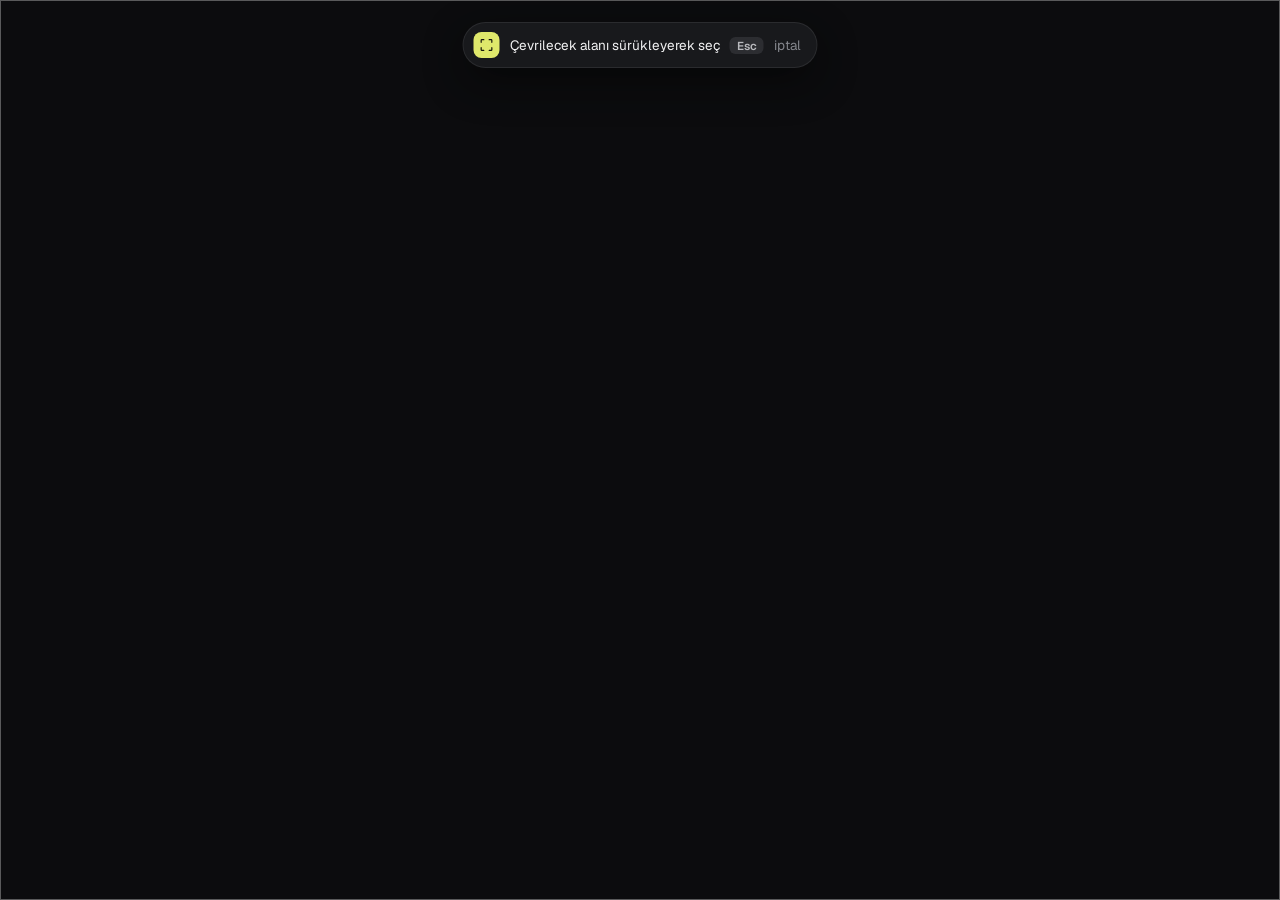
<file: web/ocr_select.html>
<!DOCTYPE html>
<html lang="tr">
<head>
  <meta charset="UTF-8">
  <title>Capri OCR Seçim</title>
  <link rel="stylesheet" href="ocr.css">
</head>
<body class="select">
  <img id="shot" alt="">
  <div id="dim"></div>
  <div id="rect"></div>
  <div id="size"></div>
  <div class="hint" id="hint">
    <span class="mark"><svg class="i" viewBox="0 0 24 24"><path d="M4 8V5a1 1 0 0 1 1-1h3M16 4h3a1 1 0 0 1 1 1v3M20 16v3a1 1 0 0 1-1 1h-3M8 20H5a1 1 0 0 1-1-1v-3"/></svg></span>
    <span id="hintText">Çevrilecek alanı sürükleyerek seç</span>
    <kbd>Esc</kbd><span style="color:var(--muted)">iptal</span>
  </div>
  <script src="i18n.js"></script>
  <script>
    "use strict";
    const $ = (s) => document.querySelector(s);
    const api = () => window.pywebview && window.pywebview.api;
    let start = null, cur = null, active = false;

    function draw() {
      const r = $("#rect"), sz = $("#size");
      if (!start || !cur) { r.style.display = sz.style.display = "none"; $("#dim").style.display = "block"; return; }
      const x = Math.min(start.x, cur.x), y = Math.min(start.y, cur.y);
      const w = Math.abs(cur.x - start.x), h = Math.abs(cur.y - start.y);
      Object.assign(r.style, { display: "block", left: `${x}px`, top: `${y}px`, width: `${w}px`, height: `${h}px` });
      $("#dim").style.display = "none";
      const scale = ($("#shot").naturalWidth || innerWidth) / innerWidth;
      sz.textContent = `${Math.round(w * scale)} × ${Math.round(h * scale)}`;
      Object.assign(sz.style, { display: "block", left: `${x}px`, top: `${Math.max(4, y - 28)}px` });
    }

    window.OCRSEL = {
      open(src, mode) {
        start = cur = null;
        active = true;
        $("#shot").src = src;
        $("#hintText").textContent = mode === "pin"
          ? "Sabitlenecek alanı seç — bu alan canlı olarak çevrilecek"
          : "Çevrilecek alanı sürükleyerek seç";
        draw();
        window.focus();
      },
      reset() { active = false; start = cur = null; $("#shot").removeAttribute("src"); draw(); },
    };

    function cancel() { if (!active) return; OCRSEL.reset(); api() && api().ocr_cancel(); }

    addEventListener("mousedown", (e) => {
      if (e.button === 2) { cancel(); return; }
      if (e.button !== 0 || !active) return;
      start = cur = { x: e.clientX, y: e.clientY };
      draw();
    });
    addEventListener("mousemove", (e) => { if (start) { cur = { x: e.clientX, y: e.clientY }; draw(); } });
    addEventListener("mouseup", (e) => {
      if (!start || e.button !== 0) return;
      const x0 = Math.min(start.x, cur.x), y0 = Math.min(start.y, cur.y);
      const x1 = Math.max(start.x, cur.x), y1 = Math.max(start.y, cur.y);
      start = null;
      if (x1 - x0 < 8 || y1 - y0 < 8) { cur = null; draw(); return; }
      active = false;
      api().ocr_selected(x0 / innerWidth, y0 / innerHeight, x1 / innerWidth, y1 / innerHeight);
      setTimeout(() => { cur = null; draw(); }, 50);
    });
    addEventListener("contextmenu", (e) => e.preventDefault());
    addEventListener("keydown", (e) => { if (e.key === "Escape") cancel(); });
    // Arayüz dili: ana pencereyle aynı sözlük (dil değişince Python tarafı yeniden gönderir)
    const loadUiLanguage = () => api() && api().ui_dictionary && api().ui_dictionary()
      .then((r) => r && window.I18N && I18N.set(r.language, r.dict)).catch(() => {});
    if (api()) loadUiLanguage(); else addEventListener("pywebviewready", loadUiLanguage);
  </script>
</body>
</html>
</file>
<file: web/app.css>
@import url("fonts/fonts.css");

:root {
  color-scheme: dark;
  --bg: #0f1012;
  --panel: #151618;
  --surface: #1b1c1f;
  --surface-2: #222326;
  --surface-3: #2b2c30;
  --line: #2a2b2f;
  --line-soft: #202124;
  --text: #f2f2f3;
  --text-2: #b9babe;
  --muted: #84868c;
  --faint: #55575d;
  --lime: #dfe86b;
  --lime-hover: #eaf18a;
  --lime-ink: #15160b;
  --lime-dim: rgba(223, 232, 107, .13);
  --ok: #86e0a0;
  --warn: #f2c66a;
  --error: #ff8077;
  --info: #9cc3ff;
  --radius: 12px;
  --font: "Geist", "Segoe UI Variable Text", "Segoe UI", system-ui, sans-serif;
  --mono: "Geist Mono", "Cascadia Mono", Consolas, monospace;
}

* { box-sizing: border-box; margin: 0; padding: 0; }
html, body { height: 100%; }
body {
  background: var(--bg);
  color: var(--text);
  font: 14px/1.5 var(--font);
  overflow: hidden;
  display: flex;
  flex-direction: column;
  user-select: none;
  font-feature-settings: "ss01", "cv11";
}
button, input, select, textarea { font: inherit; color: inherit; }
button { cursor: pointer; border: 0; background: none; }
input, textarea, .selectable { user-select: text; }
svg.i { width: 18px; height: 18px; stroke: currentColor; fill: none; stroke-width: 1.7; stroke-linecap: round; stroke-linejoin: round; flex-shrink: 0; }
.num { font-variant-numeric: tabular-nums; }
.hidden { display: none !important; }
::-webkit-scrollbar { width: 10px; height: 10px; }
::-webkit-scrollbar-thumb { background: #2c2d31; border-radius: 10px; border: 3px solid transparent; background-clip: content-box; }
::-webkit-scrollbar-thumb:hover { background-color: #3b3c41; }
::-webkit-scrollbar-track { background: transparent; }

/* ── Başlık çubuğu ─────────────────────────────────────────────── */
.titlebar { height: 42px; flex-shrink: 0; display: flex; align-items: center; justify-content: space-between; padding: 0 6px 0 18px; }
.brand { display: flex; align-items: center; gap: 10px; pointer-events: none; }
.brand-mark { width: 24px; height: 24px; border-radius: 7px; background: var(--lime); color: var(--lime-ink); display: grid; place-items: center; }
.brand-mark svg.i { width: 14px; height: 14px; stroke-width: 2.4; }
.brand-name { font-size: 14px; font-weight: 600; letter-spacing: -.01em; }
.brand-badge { font-size: 11px; color: var(--muted); background: var(--surface-2); padding: 1px 8px; border-radius: 999px; }
.win { display: flex; }
.win button { width: 46px; height: 32px; display: grid; place-items: center; color: var(--text-2); border-radius: 6px; }
.win button:hover { background: var(--surface-2); color: var(--text); }
.win button.close:hover { background: #c42b1c; color: #fff; }
.win svg.i { width: 15px; height: 15px; stroke-width: 1.5; }

/* ── Düzen ─────────────────────────────────────────────────────── */
.layout { flex: 1; display: flex; min-height: 0; }
.sidebar { width: 244px; flex-shrink: 0; display: flex; flex-direction: column; padding: 6px 12px 14px; overflow-y: auto; }
.side-label { font-size: 11.5px; font-weight: 500; color: var(--muted); padding: 14px 14px 6px; }
.nav { display: flex; align-items: center; gap: 12px; width: 100%; height: 42px; padding: 0 14px; border-radius: 10px; color: var(--text-2); font-size: 14.5px; font-weight: 500; text-align: left; transition: background .15s, color .15s; }
.nav + .nav { margin-top: 2px; }
.nav:hover { background: #1a1b1e; color: var(--text); }
.nav.active { background: var(--surface-2); color: var(--text); }
.nav.active svg.i { color: var(--lime); }
.nav .dot { width: 7px; height: 7px; border-radius: 50%; background: var(--lime); margin-left: auto; box-shadow: 0 0 10px rgba(223, 232, 107, .6); }
.nav .count { margin-left: auto; font-size: 11px; font-weight: 600; color: var(--lime-ink); background: var(--lime); border-radius: 999px; padding: 0 7px; line-height: 18px; }
.side-spacer { flex: 1; min-height: 14px; }

/* Aktif motor kartı */
.engine-card { border-radius: 14px; padding: 14px; background:
  radial-gradient(140% 120% at 0% 0%, rgba(223, 232, 107, .20), rgba(223, 232, 107, 0) 60%), #1a1b19;
  border: 1px solid rgba(223, 232, 107, .10); }
.engine-head { display: flex; align-items: center; gap: 12px; min-width: 0; }
.engine-icon { width: 40px; height: 40px; flex-shrink: 0; border-radius: 11px; display: grid; place-items: center; color: var(--lime-ink); background: var(--lime); }
.engine-icon svg.i { width: 20px; height: 20px; stroke-width: 2; }
.engine-meta { min-width: 0; }
.engine-tag { font-size: 11.5px; color: var(--muted); }
.engine-title { font-size: 15px; font-weight: 600; white-space: nowrap; overflow: hidden; text-overflow: ellipsis; }
.engine-rows { display: grid; gap: 6px; margin: 14px 0 12px; font-size: 12.5px; }
.engine-row { display: flex; align-items: center; justify-content: space-between; gap: 10px; min-width: 0; }
.engine-row span:first-child { color: var(--muted); flex-shrink: 0; }
.engine-row span:last-child { white-space: nowrap; overflow: hidden; text-overflow: ellipsis; text-align: right; }
.pill { display: inline-flex; align-items: center; gap: 6px; font-size: 12px; font-weight: 500; padding: 2px 9px; border-radius: 999px; background: var(--surface-3); color: var(--text-2); white-space: nowrap; }
.pill::before { content: ""; width: 6px; height: 6px; border-radius: 50%; background: currentColor; }
.pill.ok { background: rgba(134, 224, 160, .12); color: var(--ok); }
.pill.warn { background: rgba(242, 198, 106, .12); color: var(--warn); }
.pill.error { background: rgba(255, 128, 119, .12); color: var(--error); }
.pill.lime { background: var(--lime-dim); color: var(--lime); }
.btn-wide { width: 100%; height: 38px; border-radius: 10px; background: rgba(255, 255, 255, .07); color: var(--text); font-weight: 500; font-size: 13.5px; display: flex; align-items: center; justify-content: center; gap: 8px; transition: background .15s; }
.btn-wide:hover { background: rgba(255, 255, 255, .12); }
.btn-wide svg.i { width: 15px; height: 15px; }

/* Ana panel */
.main { flex: 1; min-width: 0; display: flex; flex-direction: column; background: var(--panel); border-top-left-radius: 20px; border-top: 1px solid var(--line-soft); border-left: 1px solid var(--line-soft); position: relative; }
.topbar { height: 72px; flex-shrink: 0; display: flex; align-items: center; gap: 26px; padding: 0 28px; }
.search { display: flex; align-items: center; gap: 10px; width: 380px; max-width: 34vw; height: 40px; padding: 0 8px 0 14px; border-radius: 12px; background: var(--surface-2); color: var(--muted); border: 1px solid transparent; transition: border-color .15s; }
.search:focus-within { border-color: #44463a; }
.search svg.i { width: 16px; height: 16px; }
.search input { flex: 1; min-width: 0; background: none; border: 0; outline: 0; font-size: 14px; color: var(--text); }
.search input::placeholder { color: var(--muted); }
.kbd { font-family: var(--mono); font-size: 11px; color: var(--muted); background: var(--surface-3); padding: 2px 8px; border-radius: 6px; }
.toplinks { display: flex; gap: 6px; }
.toplinks button { font-size: 14px; font-weight: 500; color: var(--text-2); padding: 7px 12px; border-radius: 9px; display: flex; align-items: center; gap: 8px; }
.toplinks button:hover { color: var(--text); background: var(--surface-2); }
.toplinks svg.i { width: 16px; height: 16px; }
.topright { margin-left: auto; display: flex; align-items: center; gap: 10px; }
.round { width: 40px; height: 40px; border-radius: 12px; display: grid; place-items: center; background: var(--surface-2); color: var(--text); position: relative; transition: background .15s; }
.round:hover { background: var(--surface-3); }
.round .badge { position: absolute; top: -6px; right: -6px; min-width: 20px; height: 20px; padding: 0 5px; border-radius: 999px; background: var(--lime); color: var(--lime-ink); font: 600 11px/20px var(--font); text-align: center; border: 2px solid var(--panel); }

/* Global görev şeridi */
.taskbar { margin: 0 28px 10px; display: flex; align-items: center; gap: 14px; padding: 10px 12px 10px 16px; border-radius: 12px; background: var(--surface); border: 1px solid var(--line-soft); }
.taskbar .label { font-weight: 600; font-size: 13.5px; white-space: nowrap; }
.taskbar .bar { flex: 1; }
.taskbar .meta { color: var(--text-2); font-size: 12.5px; white-space: nowrap; }

.scroll { flex: 1; overflow-y: auto; padding: 2px 28px 48px; }
.page { display: none; animation: fade .25s ease; }
.page.active { display: block; }
@keyframes fade { from { opacity: 0; transform: translateY(4px); } to { opacity: 1; transform: none; } }

/* ── Vitrin (hero) ─────────────────────────────────────────────── */
.hero { position: relative; min-height: 420px; border-radius: 18px; overflow: hidden; background: #0c0d0f; isolation: isolate; border: 1px solid var(--line-soft); }
.hero-bg { position: absolute; inset: 0; background-size: cover; background-position: center 25%; z-index: -2; transition: opacity .4s; }
.hero-bg.fallback { background:
  radial-gradient(55% 70% at 82% 40%, rgba(223, 232, 107, .13), transparent 70%),
  radial-gradient(40% 50% at 100% 100%, rgba(156, 195, 255, .07), transparent 70%),
  linear-gradient(135deg, #111214, #0c0d0f); }
.hero-bg.fallback::after { content: ""; position: absolute; inset: 0; opacity: .5;
  background-image: radial-gradient(rgba(255, 255, 255, .07) 1px, transparent 1px); background-size: 22px 22px;
  mask-image: linear-gradient(90deg, transparent 30%, #000 75%); }
.hero::after { content: ""; position: absolute; inset: 0; z-index: -1; pointer-events: none;
  background: linear-gradient(90deg, rgba(11, 12, 13, .96) 0%, rgba(11, 12, 13, .82) 34%, rgba(11, 12, 13, .3) 66%, rgba(11, 12, 13, .12) 100%),
              linear-gradient(0deg, rgba(11, 12, 13, .75) 0%, rgba(11, 12, 13, 0) 38%); }
.hero-body { position: relative; padding: 70px 360px 70px 48px; }
.eyebrow { display: inline-flex; align-items: center; gap: 8px; font-size: 13px; font-weight: 500; color: var(--text-2); }
.eyebrow::before { content: ""; width: 8px; height: 8px; border-radius: 50%; background: var(--lime); box-shadow: 0 0 12px rgba(223, 232, 107, .7); }
.hero .eyebrow { padding: 5px 12px 5px 10px; border-radius: 999px; background: rgba(40, 41, 45, .92); color: var(--text); }
.hero-title { font-size: 52px; line-height: 1.05; font-weight: 600; letter-spacing: -.035em; margin-top: 18px; max-width: 720px; overflow: hidden; display: -webkit-box; -webkit-line-clamp: 2; -webkit-box-orient: vertical; }
.hero-meta { display: flex; flex-wrap: wrap; gap: 8px; margin-top: 16px; max-width: 620px; }
.meta-chip { font-size: 12.5px; font-weight: 500; color: var(--text); background: rgba(40, 41, 45, .92); padding: 3px 10px; border-radius: 8px; }
.hero-desc { font-size: 15.5px; color: #dcdde0; margin-top: 16px; max-width: 540px; }
.hero-actions { display: flex; gap: 10px; margin-top: 28px; align-items: center; flex-wrap: wrap; }
.cta { height: 46px; padding: 0 20px 0 22px; border-radius: 12px; background: var(--lime); color: var(--lime-ink); display: inline-flex; align-items: center; gap: 12px; font-size: 15px; font-weight: 600; transition: background .15s, transform .15s, box-shadow .15s; box-shadow: 0 8px 26px rgba(223, 232, 107, .18); }
.cta:hover { background: var(--lime-hover); box-shadow: 0 10px 30px rgba(223, 232, 107, .28); }
.cta:active { transform: translateY(1px); }
.cta svg.i { width: 17px; height: 17px; stroke-width: 2.2; }
.ghost { height: 46px; padding: 0 16px; border-radius: 12px; background: rgba(255, 255, 255, .08); color: var(--text); display: inline-flex; align-items: center; gap: 9px; font-size: 14px; font-weight: 500; transition: background .15s; }
.ghost:hover { background: rgba(255, 255, 255, .14); }
.ghost:disabled, .cta:disabled { opacity: .45; cursor: default; box-shadow: none; }
.ghost svg.i { width: 16px; height: 16px; }
.ghost.danger { background: rgba(255, 128, 119, .14); color: #ffb0aa; }
.ghost.danger:hover { background: rgba(255, 128, 119, .22); }

.hero-progress { margin-top: 22px; max-width: 600px; padding: 16px 18px; border-radius: 14px; background: rgba(21, 22, 24, .94); border: 1px solid rgba(255, 255, 255, .06); }
.progress-line { display: flex; justify-content: space-between; align-items: baseline; gap: 16px; margin-bottom: 10px; }
.progress-line .big { font-size: 22px; font-weight: 600; letter-spacing: -.02em; }
.progress-line .meta { color: var(--text-2); font-size: 12.5px; }
.progress-last { color: var(--muted); margin-top: 9px; font-size: 12px; white-space: nowrap; overflow: hidden; text-overflow: ellipsis; }
.bar { height: 6px; background: rgba(255, 255, 255, .1); border-radius: 6px; overflow: hidden; }
.bar > i { display: block; height: 100%; width: 0; background: linear-gradient(90deg, #c9d35a, var(--lime)); border-radius: 6px; transition: width .3s ease; }
.bar.indeterminate > i { width: 30%; animation: slide 1.2s ease-in-out infinite; }
@keyframes slide { from { transform: translateX(-100%); } to { transform: translateX(340%); } }

.poster { position: absolute; right: 52px; top: 50%; transform: translateY(-50%); width: 216px; aspect-ratio: 2 / 3; border-radius: 14px; overflow: hidden; background: #141517 center/cover no-repeat; box-shadow: 0 30px 70px rgba(0, 0, 0, .6), 0 0 0 1px rgba(255, 255, 255, .07); }
.art-fallback { display: flex; flex-direction: column; justify-content: flex-end; padding: 16px; background:
  radial-gradient(90% 60% at 30% 20%, rgba(223, 232, 107, .22), transparent 70%), linear-gradient(0deg, #0b0c0d, #1d1e21); }
.art-fallback .initial { font-size: 84px; font-weight: 700; letter-spacing: -.05em; line-height: 1; color: rgba(223, 232, 107, .9); margin-bottom: auto; }
.art-fallback .name { font-size: 16px; font-weight: 600; line-height: 1.2; }
.art-fallback .eng { font-size: 12px; color: var(--muted); margin-top: 4px; }

.hero-nav { position: absolute; left: 48px; right: 52px; bottom: 22px; display: flex; align-items: center; gap: 8px; }
.hero-dots { display: flex; gap: 6px; flex: 1; }
.hero-dots button { width: 26px; height: 12px; display: flex; align-items: center; }
.hero-dots button::before { content: ""; width: 100%; height: 4px; background: rgba(255, 255, 255, .2); border-radius: 4px; transition: background .2s, width .2s; }
.hero-dots button.on { width: 42px; }
.hero-dots button.on::before { background: var(--lime); }
.sq { width: 34px; height: 34px; border-radius: 10px; display: grid; place-items: center; background: rgba(20, 21, 23, .8); color: var(--text); transition: background .15s; }
.sq:hover { background: #2a2b2f; }
.sq svg.i { width: 16px; height: 16px; }
.hero-count { color: var(--text-2); font-size: 12.5px; margin-right: 6px; }

/* Hoş geldin görseli: canlı çeviri kartı */
.demo { position: absolute; right: 52px; top: 50%; transform: translateY(-50%); width: 360px; display: grid; gap: 12px; }
.demo-card { padding: 18px; border-radius: 16px; background: rgba(27, 28, 31, .96); border: 1px solid rgba(255, 255, 255, .07); box-shadow: 0 30px 70px rgba(0, 0, 0, .45); }
.demo-row { display: flex; gap: 12px; align-items: flex-start; }
.demo-lang { flex-shrink: 0; width: 34px; height: 24px; border-radius: 7px; display: grid; place-items: center; font-size: 11.5px; font-weight: 600; background: var(--surface-3); color: var(--text-2); }
.demo-lang.tr { background: var(--lime); color: var(--lime-ink); }
.demo-text { font-size: 15px; line-height: 1.45; min-height: 44px; }
.demo-text.src { color: var(--text-2); }
.demo-text .tag { color: var(--lime); font-family: var(--mono); font-size: 13px; }
.demo-sep { display: flex; align-items: center; gap: 10px; margin: 12px 0; color: var(--muted); font-size: 12px; }
.demo-sep::before, .demo-sep::after { content: ""; flex: 1; height: 1px; background: var(--line); }
.caret { display: inline-block; width: 2px; height: 1.1em; vertical-align: -3px; background: var(--lime); margin-left: 2px; animation: blink 1s steps(1) infinite; }
@keyframes blink { 50% { opacity: 0; } }
.demo-ocr { display: grid; gap: 10px; }
.docr-screen { position: relative; height: 172px; border-radius: 16px; overflow: hidden; border: 1px solid rgba(255, 255, 255, .07); box-shadow: 0 30px 70px rgba(0, 0, 0, .45); }
.docr-scene { position: absolute; inset: 0; background: linear-gradient(180deg, #232a45 0%, #3c3156 55%, #5a3f52 100%); }
.docr-moon { position: absolute; right: 38px; top: 20px; width: 30px; height: 30px; border-radius: 50%; background: #f6efd0; box-shadow: 0 0 30px rgba(246, 239, 208, .5); }
.docr-hill { position: absolute; bottom: 0; border-radius: 50% 50% 0 0; background: #1d1a2c; }
.docr-hill.a { left: -40px; width: 240px; height: 90px; }
.docr-hill.b { right: -60px; width: 260px; height: 70px; background: #241f35; }
.docr-dialog { position: absolute; left: 12px; right: 12px; bottom: 12px; padding: 9px 12px; border-radius: 10px; background: rgba(10, 10, 16, .78); border: 1px solid rgba(255, 255, 255, .12); font-size: 13px; line-height: 1.4; color: #f4f1ff; display: grid; gap: 2px; }
.docr-dialog b { color: #ffc6dd; font-size: 12px; font-weight: 600; }
.docr-keys { position: absolute; left: 12px; top: 12px; display: flex; gap: 4px; opacity: 0; transform: translateY(-4px); transition: all .25s; }
.docr-keys kbd { font: 600 11px var(--font); padding: 3px 7px; border-radius: 6px; background: rgba(15, 16, 18, .85); color: var(--text); border: 1px solid rgba(255, 255, 255, .14); border-bottom-width: 2px; }
.demo-ocr.keys .docr-keys { opacity: 1; transform: none; }
.demo-ocr.keys .docr-keys kbd { background: var(--lime); color: var(--lime-ink); border-color: var(--lime); }
.docr-sel { position: absolute; left: 8px; bottom: 8px; width: 0; height: 0; border: 1.5px dashed var(--lime); border-radius: 8px; background: rgba(223, 232, 107, .08); opacity: 0; overflow: hidden; transition: width 1s cubic-bezier(.3, .7, .2, 1), height 1s cubic-bezier(.3, .7, .2, 1), opacity .15s; }
.demo-ocr.select .docr-sel { opacity: 1; width: calc(100% - 16px); height: 68px; }
.docr-scan { position: absolute; left: 0; right: 0; top: -20%; height: 18px; background: linear-gradient(180deg, transparent, rgba(223, 232, 107, .45), transparent); opacity: 0; }
.demo-ocr.scan .docr-scan { opacity: 1; animation: docr-scan 1.1s ease-in-out 1; }
@keyframes docr-scan { from { top: -20%; } to { top: 100%; } }
.docr-pop { padding: 12px 14px; border-radius: 14px; background: rgba(27, 28, 31, .92); border: 1px solid rgba(255, 255, 255, .08); box-shadow: 0 24px 60px rgba(0, 0, 0, .45); opacity: 0; transform: translateY(-8px) scale(.98); transition: all .3s cubic-bezier(.3, .7, .2, 1); }
.demo-ocr.pop .docr-pop { opacity: 1; transform: none; }
.docr-pop-head { display: flex; align-items: center; gap: 8px; font-size: 12px; color: var(--muted); margin-bottom: 6px; }
.docr-pop-head .demo-lang { width: 28px; height: 20px; font-size: 10.5px; }
.docr-pop-head em { margin-left: auto; font-style: normal; font-family: var(--mono); font-size: 11px; color: var(--ok); }
.docr-pop-text { font-size: 14.5px; line-height: 1.45; min-height: 21px; }
.demo-engines { display: flex; gap: 8px; flex-wrap: wrap; }
.demo-engines span { font-size: 12.5px; font-weight: 500; padding: 5px 11px; border-radius: 9px; background: rgba(27, 28, 31, .82); border: 1px solid rgba(255, 255, 255, .06); color: var(--text-2); transition: all .3s; }
.demo-engines span.on { color: var(--lime-ink); background: var(--lime); border-color: var(--lime); }
.steps { display: flex; gap: 22px; margin-top: 34px; flex-wrap: wrap; }
.step { display: flex; align-items: center; gap: 10px; color: var(--text-2); font-size: 13.5px; }
.step b { width: 26px; height: 26px; border-radius: 8px; display: grid; place-items: center; background: rgba(255, 255, 255, .08); color: var(--text); font-weight: 600; font-size: 12.5px; }

/* İstatistik şeridi */
.stats { display: grid; grid-template-columns: repeat(4, minmax(0, 1fr)); gap: 14px; margin-top: 16px; }
.stat { display: flex; align-items: center; gap: 14px; padding: 16px 18px; border-radius: 14px; background: var(--surface); border: 1px solid var(--line-soft); }
.stat-icon { width: 42px; height: 42px; border-radius: 12px; display: grid; place-items: center; background: var(--surface-3); color: var(--lime); flex-shrink: 0; }
.stat-value { font-size: 22px; font-weight: 600; letter-spacing: -.02em; line-height: 1.15; }
.stat-label { color: var(--muted); font-size: 12.5px; }

/* ── Bölümler ──────────────────────────────────────────────────── */
.section { margin-top: 46px; }
.section-head { display: flex; align-items: flex-end; justify-content: space-between; gap: 20px; margin-top: 10px; }
.section-title { font-size: 32px; line-height: 1.15; font-weight: 600; letter-spacing: -.03em; }
.link-more { color: var(--text-2); display: inline-flex; align-items: center; gap: 6px; font-size: 13.5px; font-weight: 500; padding: 6px 10px; border-radius: 9px; }
.link-more:hover { color: var(--text); background: var(--surface-2); }
.link-more svg.i { width: 15px; height: 15px; }
.filters { display: flex; gap: 8px; margin-top: 18px; flex-wrap: wrap; }
.filter { display: inline-flex; align-items: center; gap: 8px; height: 34px; padding: 0 8px 0 14px; border-radius: 999px; background: var(--surface); border: 1px solid var(--line-soft); color: var(--text-2); font-size: 13.5px; font-weight: 500; transition: all .15s; }
.filter:hover { color: var(--text); border-color: var(--line); }
.filter span { min-width: 22px; height: 20px; padding: 0 6px; border-radius: 999px; background: var(--surface-3); font-size: 11.5px; line-height: 20px; text-align: center; color: var(--text-2); }
.filter.on { background: var(--text); color: #111; border-color: var(--text); }
.filter.on span { background: rgba(0, 0, 0, .1); color: #111; }
.page-head { margin-top: 10px; }
.page-sub { color: var(--text-2); margin-top: 8px; max-width: 720px; font-size: 14.5px; }

/* ── Kart ızgarası ─────────────────────────────────────────────── */
.grid { display: grid; grid-template-columns: repeat(auto-fill, minmax(172px, 1fr)); gap: 18px; margin-top: 22px; }
.card { position: relative; text-align: left; border-radius: 14px; overflow: hidden; background: #131416; transition: transform .2s ease, box-shadow .2s ease; cursor: pointer; }
.card:hover { transform: translateY(-4px); box-shadow: 0 18px 44px rgba(0, 0, 0, .5); }
.card.active { box-shadow: 0 0 0 2px var(--lime), 0 18px 44px rgba(0, 0, 0, .4); }
.card-art { aspect-ratio: 3 / 4; background: #141517 center/cover no-repeat; }
.card-badge { position: absolute; top: 10px; left: 10px; padding: 3px 9px; border-radius: 8px; background: rgba(12, 13, 14, .78); font-size: 11.5px; font-weight: 600; color: var(--text); }
.card-badge.lime { background: var(--lime); color: var(--lime-ink); }
.card-badge.warn { background: rgba(58, 48, 20, .9); color: var(--warn); }
.card-badge.error { background: rgba(58, 26, 24, .9); color: var(--error); }
.card-info { position: absolute; left: 0; right: 0; bottom: 0; padding: 44px 14px 12px; background: linear-gradient(0deg, rgba(10, 10, 11, .96) 25%, rgba(10, 10, 11, 0)); }
.card-title { font-size: 14px; font-weight: 600; white-space: nowrap; overflow: hidden; text-overflow: ellipsis; }
.card-meta { color: var(--muted); font-size: 12px; margin-top: 2px; white-space: nowrap; overflow: hidden; text-overflow: ellipsis; }
.card-remove { position: absolute; top: 8px; right: 8px; width: 30px; height: 30px; border-radius: 9px; display: grid; place-items: center; background: rgba(12, 13, 14, .8); color: var(--text-2); opacity: 0; transition: opacity .15s; }
.card:hover .card-remove { opacity: 1; }
.card-remove:hover { color: var(--error); }
.card-remove svg.i { width: 14px; height: 14px; }
.card-queue { position: absolute; top: 8px; right: 44px; width: 30px; height: 30px; border-radius: 9px; display: grid; place-items: center; background: rgba(12, 13, 14, .8); color: var(--text-2); opacity: 0; transition: opacity .15s; }
.card:hover .card-queue, .card-queue.on { opacity: 1; }
.card-queue:hover, .card-queue.on { color: var(--lime); }
.card-queue svg.i { width: 14px; height: 14px; }
.card.add { display: flex; flex-direction: column; align-items: center; justify-content: center; gap: 12px; aspect-ratio: 3 / 4; background: transparent; border: 1.5px dashed #36373c; color: var(--text-2); font-weight: 500; }
.card.add:hover { border-color: var(--lime); color: var(--lime); box-shadow: none; }
.card.add .plus { width: 48px; height: 48px; border-radius: 14px; display: grid; place-items: center; background: var(--surface-2); }
.engines-intro { display: grid; grid-template-columns: repeat(4, minmax(0, 1fr)); gap: 14px; margin-top: 22px; }
.engine-tile { padding: 18px; border-radius: 14px; background: var(--surface); border: 1px solid var(--line-soft); }
.engine-tile .t { font-weight: 600; font-size: 15px; margin-top: 12px; }
.engine-tile .d { color: var(--text-2); font-size: 13px; margin-top: 4px; line-height: 1.45; }
.empty-cta { width: 100%; margin-top: 14px; display: flex; align-items: center; gap: 16px; padding: 18px 20px; border-radius: 14px; border: 1.5px dashed #36373c; text-align: left; color: var(--text); transition: border-color .15s; }
.empty-cta:hover { border-color: var(--lime); }
.empty-cta .plus { width: 44px; height: 44px; border-radius: 12px; display: grid; place-items: center; background: var(--surface-2); color: var(--lime); flex-shrink: 0; }
.empty-cta > span:nth-child(2) { flex: 1; }
.empty-cta b { display: block; font-size: 15px; }
.empty-cta > span:nth-child(2) span { color: var(--text-2); font-size: 13.5px; }
.empty { margin-top: 22px; padding: 40px; border-radius: 14px; border: 1.5px dashed #2e2f33; color: var(--text-2); text-align: center; }

/* ── Ayar kartları ─────────────────────────────────────────────── */
.config { display: grid; grid-template-columns: repeat(4, minmax(0, 1fr)); gap: 14px; margin-top: 20px; }
.field { background: var(--surface); border-radius: 14px; padding: 16px 18px 18px; border: 1px solid var(--line-soft); }
.field.span2 { grid-column: span 2; }
.field.span-all { grid-column: 1 / -1; }
.field-label { color: var(--muted); font-size: 12.5px; font-weight: 500; display: flex; align-items: center; gap: 8px; }
.field-label svg.i { width: 15px; height: 15px; }
select.input, input.input, textarea.input { width: 100%; margin-top: 8px; height: 42px; border-radius: 10px; border: 1px solid var(--line); background: #131416; padding: 0 14px; font-size: 14px; outline: 0; transition: border-color .15s; }
select.input { appearance: none; padding-right: 38px; cursor: pointer; background-image: url("data:image/svg+xml,%3Csvg xmlns='http://www.w3.org/2000/svg' width='16' height='16' viewBox='0 0 24 24' fill='none' stroke='%2384868c' stroke-width='2' stroke-linecap='round'%3E%3Cpath d='m6 9 6 6 6-6'/%3E%3C/svg%3E"); background-repeat: no-repeat; background-position: right 12px center; }
select.input option, select.input optgroup { background: #1d1e21; color: var(--text); }
textarea.input { height: auto; min-height: 96px; padding: 11px 14px; resize: vertical; line-height: 1.5; }
textarea.input.code { font-family: var(--mono); font-size: 12.5px; }
.input:focus { border-color: #4d503a; }
.field-hint { color: var(--muted); font-size: 12.5px; margin-top: 8px; line-height: 1.45; }
.toggle-row { display: flex; align-items: flex-start; justify-content: space-between; gap: 14px; cursor: pointer; }
.toggle-title { font-weight: 600; font-size: 14.5px; margin-top: 6px; }
/* Seçenekler: tüm açma/kapama ayarları tek kartta, düzenli satırlar (eski dağınık kart ızgarası yerine) */
.field.options { display: grid; grid-template-columns: repeat(2, minmax(0, 1fr)); column-gap: 28px; row-gap: 4px; }
.field.options > .field-label { grid-column: 1 / -1; margin-bottom: 4px; }
.opt-group { display: flex; flex-direction: column; min-width: 0; }
.opt-head { color: var(--muted); font-size: 11px; font-weight: 600; letter-spacing: .08em; text-transform: uppercase; margin: 8px 0 2px; }
.opt { display: grid; grid-template-columns: 30px minmax(0, 1fr) auto; align-items: center; gap: 12px; padding: 12px 0;
       border-top: 1px solid var(--line-soft); cursor: pointer; }
.opt-icon { width: 30px; height: 30px; border-radius: 9px; display: grid; place-items: center; background: var(--surface-2, rgba(255,255,255,.04)); color: var(--muted); }
.opt-icon svg.i { width: 15px; height: 15px; }
.opt-text { display: flex; flex-direction: column; min-width: 0; }
.opt-text .toggle-title { margin-top: 0; font-size: 14px; }
.opt-text .field-hint { margin-top: 3px; }
.opt .switch { margin-top: 0; }
.opt:hover .toggle-title { color: var(--text, #fff); }
.switch { position: relative; width: 40px; height: 22px; flex-shrink: 0; margin-top: 2px; }
.switch input { opacity: 0; width: 0; height: 0; position: absolute; }
.switch i { position: absolute; inset: 0; border-radius: 999px; background: #34353a; transition: background .2s; }
.switch i::after { content: ""; position: absolute; top: 3px; left: 3px; width: 16px; height: 16px; border-radius: 50%; background: #c7c8cc; transition: transform .2s, background .2s; }
.switch input:checked + i { background: var(--lime); }
.switch input:checked + i::after { transform: translateX(18px); background: var(--lime-ink); }
.notes { list-style: none; margin-top: 10px; display: grid; gap: 7px; }
.notes li { color: var(--text-2); font-size: 13px; display: flex; gap: 10px; line-height: 1.4; }
.notes li::before { content: ""; width: 6px; height: 6px; margin-top: 6px; flex-shrink: 0; background: var(--lime); border-radius: 50%; }
.eta { display: inline-flex; margin-top: 12px; }

/* ── Panel / liste / buton ─────────────────────────────────────── */
.panel { background: var(--surface); border: 1px solid var(--line-soft); border-radius: 16px; padding: 22px; }
.panels { display: grid; grid-template-columns: repeat(2, minmax(0, 1fr)); gap: 14px; margin-top: 22px; }
.panel-head { display: flex; align-items: flex-start; justify-content: space-between; gap: 12px; }
.panel-title { font-size: 17px; font-weight: 600; letter-spacing: -.01em; }
.panel-desc { color: var(--text-2); font-size: 13.5px; margin-top: 4px; line-height: 1.5; }
.row-actions { display: flex; gap: 10px; align-items: center; margin-top: 18px; flex-wrap: wrap; }
.btn { height: 38px; padding: 0 15px; border-radius: 10px; display: inline-flex; align-items: center; gap: 8px; font-size: 13.5px; font-weight: 500; background: var(--surface-3); color: var(--text); transition: background .15s; white-space: nowrap; }
.btn:hover { background: #36373c; }
.btn.lime { background: var(--lime); color: var(--lime-ink); font-weight: 600; }
.btn.lime:hover { background: var(--lime-hover); }
.btn.danger { background: rgba(255, 128, 119, .14); color: #ffb0aa; }
.btn:disabled { opacity: .45; cursor: default; }
.btn svg.i { width: 15px; height: 15px; }
.btn.sm { height: 32px; padding: 0 11px; font-size: 13px; }
.status-msg { font-size: 13px; color: var(--text-2); }
.status-msg.ok { color: var(--ok); }
.status-msg.error { color: var(--error); }
.status-msg.warn { color: var(--warn); }
.list { display: grid; gap: 10px; margin-top: 22px; }
.list-row { display: flex; align-items: center; gap: 16px; padding: 14px 18px; background: var(--surface); border: 1px solid var(--line-soft); border-radius: 14px; }
.list-row .grow { flex: 1; min-width: 0; }
.list-row .title { font-weight: 600; }
.list-row .sub { color: var(--muted); font-size: 12.5px; margin-top: 2px; }
.list-icon { width: 42px; height: 42px; border-radius: 12px; display: grid; place-items: center; background: var(--surface-3); color: var(--lime); flex-shrink: 0; }
.model-meter { margin-top: 18px; }
.model-meter .line { display: flex; justify-content: space-between; color: var(--muted); font-size: 12.5px; margin-top: 8px; }
.path { font: 12px var(--mono); color: var(--muted); margin-top: 14px; word-break: break-all; }

/* Sağlayıcı seçici */
.prov-grid { display: grid; grid-template-columns: repeat(auto-fill, minmax(190px, 1fr)); gap: 12px; margin-top: 22px; }
.prov { position: relative; text-align: left; padding: 16px; border-radius: 14px; background: var(--surface); border: 1px solid var(--line-soft); transition: border-color .15s, background .15s; }
.prov:hover { border-color: var(--line); }
.prov.sel { border-color: #4d503a; background: #1d1e1b; }
.prov-icon { width: 36px; height: 36px; border-radius: 10px; display: grid; place-items: center; background: var(--surface-3); color: var(--text); font-weight: 700; font-size: 14px; }
.prov.sel .prov-icon { background: var(--lime); color: var(--lime-ink); }
.prov-name { font-weight: 600; margin-top: 12px; }
.prov-tag { color: var(--muted); font-size: 12.5px; margin-top: 2px; }
.prov .pill { margin-top: 12px; }
.prov-group { grid-column: 1 / -1; color: var(--muted); font-size: 12px; font-weight: 600; letter-spacing: .04em; text-transform: uppercase; margin: 6px 0 -4px; }
.prov-group:first-child { margin-top: 0; }
.group-head { color: var(--muted); font-size: 12px; font-weight: 600; letter-spacing: .04em; text-transform: uppercase; margin: 26px 0 10px; }
.prov-star { position: absolute; top: 14px; right: 14px; font-size: 11.5px; font-weight: 600; color: var(--lime-ink); background: var(--lime); padding: 1px 8px; border-radius: 999px; }
.prov-detail { margin-top: 14px; }
.form-grid { display: grid; grid-template-columns: repeat(2, minmax(0, 1fr)); gap: 14px 18px; margin-top: 18px; }
.form-grid .full { grid-column: 1 / -1; }

/* Editör / sözlük tablosu */
.toolbar { display: flex; gap: 10px; align-items: center; margin-top: 20px; flex-wrap: wrap; }
.toolbar .input { margin-top: 0; width: auto; }
.toolbar .grow { flex: 1; min-width: 200px; }
.table { margin-top: 14px; border-radius: 14px; border: 1px solid var(--line-soft); overflow: hidden; background: var(--surface); }
.trow { display: grid; grid-template-columns: 1fr 1fr 44px; gap: 0; border-top: 1px solid var(--line-soft); }
.trow:first-child { border-top: 0; }
.trow.head { background: #18191c; color: var(--muted); font-size: 12.5px; font-weight: 500; }
.trow.head > div { padding: 10px 16px; }
.cell-src { padding: 12px 16px; color: var(--text-2); font-size: 13.5px; line-height: 1.5; white-space: pre-wrap; word-break: break-word; border-right: 1px solid var(--line-soft); }
.trow.flag .cell-src { box-shadow: inset 3px 0 0 var(--warn); }
.trow .cell-why { grid-column: 1 / -1; padding: 0 16px 8px 19px; font-size: 12px; color: var(--warn); }
.cell-tr textarea, .cell-tr input { width: 100%; height: 100%; min-height: 46px; border: 0; outline: 0; background: transparent; padding: 12px 16px; resize: none; font-size: 13.5px; line-height: 1.5; color: var(--text); }
.cell-tr textarea:focus, .cell-tr input:focus { background: #1f201c; }
.trow.dirty .cell-tr textarea, .trow.dirty .cell-tr input { background: rgba(223, 232, 107, .06); }
.cell-act { display: grid; place-items: center; color: var(--muted); }
.cell-act button { width: 30px; height: 30px; border-radius: 8px; display: grid; place-items: center; }
.cell-act button:hover { background: var(--surface-3); color: var(--error); }
.cell-act svg.i { width: 15px; height: 15px; }
.glossary .trow { grid-template-columns: 1fr 1fr 44px; }
.glossary .cell-src { padding: 0; }
.glossary .cell-src input { width: 100%; min-height: 44px; border: 0; outline: 0; background: transparent; padding: 11px 16px; color: var(--text-2); font-size: 13.5px; }
.more { display: flex; justify-content: center; padding: 14px; }
.tag { font-family: var(--mono); font-size: .92em; color: var(--lime); }

/* Önizleme */
.preview-out { margin-top: 8px; min-height: 96px; padding: 14px; border-radius: 10px; background: #131416; border: 1px solid var(--line); font-size: 16px; line-height: 1.55; }
.preview-out.dim { color: var(--muted); font-size: 14px; }
.chips { display: flex; gap: 8px; flex-wrap: wrap; margin-top: 12px; }
.chip { font-size: 12.5px; font-weight: 500; padding: 5px 11px; border-radius: 9px; background: var(--surface-3); color: var(--text-2); }
.chip:hover { color: var(--text); }

/* ── Bildirim merkezi ──────────────────────────────────────────── */
.drawer { position: fixed; top: 42px; right: 0; bottom: 0; width: 460px; max-width: 92vw; background: #16171a; border-left: 1px solid var(--line); box-shadow: -30px 0 60px rgba(0, 0, 0, .5); transform: translateX(105%); transition: transform .25s ease; z-index: 40; display: flex; flex-direction: column; }
.drawer.open { transform: none; }
.drawer-head { padding: 18px 18px 0; }
.drawer-top { display: flex; align-items: center; justify-content: space-between; }
.drawer-title { font-size: 18px; font-weight: 600; }
.seg { display: flex; gap: 4px; padding: 4px; margin-top: 14px; border-radius: 11px; background: var(--surface); }
.seg button { flex: 1; height: 32px; border-radius: 8px; color: var(--text-2); font-size: 13.5px; font-weight: 500; }
.seg button.on { background: var(--surface-3); color: var(--text); }
.drawer-tools { display: flex; justify-content: space-between; align-items: center; padding: 12px 18px 6px; color: var(--muted); font-size: 12.5px; }
.drawer-tools button { color: var(--text-2); font-size: 12.5px; padding: 4px 8px; border-radius: 7px; }
.drawer-tools button:hover { background: var(--surface-2); color: var(--text); }
.drawer-body { flex: 1; overflow-y: auto; padding: 6px 12px 16px; }
.notif { display: flex; gap: 12px; padding: 13px 12px; border-radius: 12px; transition: background .15s; }
.notif:hover { background: #1c1d20; }
.notif.unread { background: #1b1c1a; }
.notif-icon { width: 36px; height: 36px; border-radius: 11px; display: grid; place-items: center; flex-shrink: 0; background: var(--surface-3); color: var(--text-2); }
.notif-icon svg.i { width: 17px; height: 17px; }
.notif.ok .notif-icon { background: rgba(134, 224, 160, .12); color: var(--ok); }
.notif.warn .notif-icon { background: rgba(242, 198, 106, .12); color: var(--warn); }
.notif.error .notif-icon { background: rgba(255, 128, 119, .12); color: var(--error); }
.notif.info .notif-icon { background: rgba(156, 195, 255, .1); color: var(--info); }
.notif-main { flex: 1; min-width: 0; }
.notif-title { font-weight: 600; font-size: 14px; display: flex; justify-content: space-between; gap: 10px; }
.notif-title time { color: var(--muted); font-weight: 400; font-size: 12px; white-space: nowrap; }
.notif-text { color: var(--text-2); font-size: 13px; margin-top: 2px; line-height: 1.45; word-break: break-word; }
.notif-action { margin-top: 8px; }
.notif-empty { text-align: center; color: var(--muted); padding: 60px 20px; }
.notif-empty svg.i { width: 34px; height: 34px; color: var(--faint); margin-bottom: 10px; }
.console { font: 12px/1.65 var(--mono); color: #b9bbc0; white-space: pre-wrap; word-break: break-word; padding: 4px 6px; }
.console .t { color: var(--faint); margin-right: 8px; }
.console .ok { color: var(--ok); }
.console .err { color: var(--error); }
.console .warn { color: var(--warn); }

/* ── Modal & kısa bildirim ─────────────────────────────────────── */
.modal-wrap { position: fixed; inset: 0; background: rgba(5, 5, 6, .66); backdrop-filter: blur(4px); display: grid; place-items: center; z-index: 60; animation: fade .2s ease; }
.modal { width: 480px; max-width: 92vw; background: #1c1d20; border: 1px solid var(--line); border-radius: 18px; padding: 24px; box-shadow: 0 30px 80px rgba(0, 0, 0, .6); }
.modal h3 { font-size: 19px; font-weight: 600; }
.modal p { color: var(--text-2); margin-top: 10px; white-space: pre-line; line-height: 1.55; font-size: 14px; }
.modal .row-actions { justify-content: flex-end; margin-top: 22px; }
.update-modal { width: 520px; }
.upd-head { display: flex; gap: 14px; align-items: center; }
.upd-head .brand-mark { width: 40px; height: 40px; border-radius: 11px; }
.upd-head .brand-mark svg.i { width: 22px; height: 22px; }
.upd-current { color: var(--muted); font-size: 13px; margin-top: 2px; }
.upd-state { display: flex; gap: 12px; align-items: flex-start; margin-top: 20px; padding: 14px 16px; border-radius: 12px; background: var(--surface-2); }
.upd-state > svg.i { width: 20px; height: 20px; flex-shrink: 0; margin-top: 1px; }
.upd-state.ok > svg.i { color: var(--ok); }
.upd-state.warn > svg.i { color: var(--warn); }
.upd-state b { font-weight: 600; }
.upd-state p { margin-top: 2px; font-size: 13px; color: var(--text-2); }
.upd-bar { margin-top: 10px; }
.modal .grow { flex: 1; min-width: 0; }
.upd-notes { margin-top: 12px; max-height: 200px; overflow: auto; padding: 12px 14px; border-radius: 12px; border: 1px solid var(--line); font-size: 13px; line-height: 1.55; color: var(--text-2); white-space: pre-wrap; }
.spinner { width: 18px; height: 18px; border-radius: 50%; border: 2px solid var(--surface-3); border-top-color: var(--lime); animation: spin .8s linear infinite; flex-shrink: 0; }
@keyframes spin { to { transform: rotate(360deg); } }
.round .dot { position: absolute; top: 7px; right: 7px; width: 9px; height: 9px; border-radius: 50%; background: var(--lime); border: 2px solid var(--surface-2); }
.toasts { position: fixed; right: 22px; bottom: 22px; display: grid; gap: 10px; z-index: 70; }
.toast { display: flex; align-items: flex-start; gap: 11px; width: 360px; padding: 12px 14px; border-radius: 13px; background: #232427; border: 1px solid #313236; box-shadow: 0 14px 40px rgba(0, 0, 0, .5); animation: toast-in .25s ease; }
.toast .notif-icon { width: 30px; height: 30px; border-radius: 9px; }
.toast .notif-icon svg.i { width: 15px; height: 15px; }
.toast.ok .notif-icon { background: rgba(134, 224, 160, .12); color: var(--ok); }
.toast.warn .notif-icon { background: rgba(242, 198, 106, .12); color: var(--warn); }
.toast.error .notif-icon { background: rgba(255, 128, 119, .12); color: var(--error); }
.toast.info .notif-icon { background: rgba(156, 195, 255, .1); color: var(--info); }
.toast b { display: block; font-size: 13.5px; }
.toast span { display: block; color: var(--text-2); font-size: 12.5px; margin-top: 1px; overflow: hidden; display: -webkit-box; -webkit-line-clamp: 2; -webkit-box-orient: vertical; }
@keyframes toast-in { from { opacity: 0; transform: translateY(8px); } to { opacity: 1; transform: none; } }

@media (max-width: 1320px) {
  .poster, .demo { display: none; }
  .hero-body { padding-right: 48px; }
  .config { grid-template-columns: repeat(2, minmax(0, 1fr)); }
  .field.options { grid-template-columns: 1fr; }
  .stats, .engines-intro { grid-template-columns: repeat(2, minmax(0, 1fr)); }
  .toplinks { display: none; }
}
@media (max-width: 1180px) { .panels, .form-grid { grid-template-columns: 1fr; } .hero-title { font-size: 42px; } }

/* ── Metin çevirici ────────────────────────────────────────────── */
.tx-bar { display: flex; align-items: center; gap: 10px; margin-top: 22px; flex-wrap: wrap; }
.tx-bar .input { margin-top: 0; width: 230px; }
.tx-swap { width: 42px; height: 42px; background: var(--surface-2); }
.tx-spacer { flex: 1; }
.tx-auto { display: flex; align-items: center; gap: 10px; color: var(--text-2); font-size: 13.5px; cursor: pointer; }
.tx-panes { display: grid; grid-template-columns: 1fr 1fr; gap: 14px; margin-top: 14px; }
.tx-pane { display: flex; flex-direction: column; background: var(--surface); border: 1px solid var(--line-soft); border-radius: 16px; overflow: hidden; }
.tx-pane:focus-within { border-color: #3b3d33; }
.tx-pane textarea, .tx-output { flex: 1; min-height: 280px; padding: 18px 20px; font-size: 17px; line-height: 1.6; border: 0; outline: 0; background: transparent; resize: none; white-space: pre-wrap; word-break: break-word; }
.tx-pane.out { background: #18191b; }
.tx-placeholder { color: var(--muted); font-size: 15px; }
.tx-foot { display: flex; align-items: center; gap: 8px; padding: 10px 12px 12px 18px; border-top: 1px solid var(--line-soft); }
.tx-foot .kbd { background: rgba(0, 0, 0, .12); color: inherit; margin-left: 2px; }
.tx-history { display: grid; gap: 8px; margin-top: 14px; }
.tx-item { display: grid; grid-template-columns: 1fr 1fr auto; gap: 16px; align-items: center; text-align: left; padding: 12px 16px; border-radius: 12px; background: var(--surface); border: 1px solid var(--line-soft); }
.tx-item:hover { border-color: var(--line); }
.tx-item span { white-space: nowrap; overflow: hidden; text-overflow: ellipsis; font-size: 13.5px; }
.tx-item span:first-child { color: var(--text-2); }
.tx-item small { color: var(--muted); font-size: 12px; }

/* ── Ekran çevirisi ────────────────────────────────────────────── */
.ocr-actions { display: grid; grid-template-columns: 1fr 1fr; gap: 14px; margin-top: 22px; }
.ocr-action { display: flex; gap: 16px; padding: 20px; border-radius: 16px; background:
  radial-gradient(120% 140% at 0% 0%, rgba(223, 232, 107, .10), rgba(223, 232, 107, 0) 55%), var(--surface); border: 1px solid var(--line-soft); }
.ocr-action .grow { flex: 1; min-width: 0; }
.hotkey { font-size: 13px; font-weight: 600; padding: 7px 12px; border-radius: 9px; background: var(--surface-3); color: var(--text); letter-spacing: .01em; }
.hk-input { cursor: pointer; font-weight: 600; }
.hk-input.recording { border-color: var(--lime); color: var(--lime); }
.range { width: 100%; margin-top: 16px; accent-color: var(--lime); }
.panel .seg { margin-top: 8px; background: #131416; border: 1px solid var(--line); }

/* GPU paneli */
.gpu-panel, .runtime-panel { margin-top: 22px; }
.runtime-panel { border-color: rgba(242, 198, 106, .35); }
.gpu-metrics { display: grid; grid-template-columns: repeat(4, minmax(0, 1fr)); gap: 12px; margin-top: 18px; }
.gpu-metric { padding: 12px 14px; border-radius: 12px; background: #161719; border: 1px solid var(--line-soft); }
.gpu-metric b { display: block; font-size: 18px; font-weight: 600; letter-spacing: -.01em; font-variant-numeric: tabular-nums; }
.gpu-metric span { color: var(--muted); font-size: 12.5px; }
.why { margin-top: 16px; padding: 14px 16px; border-radius: 12px; background: #161719; border: 1px solid var(--line-soft); color: var(--text-2); font-size: 13.5px; line-height: 1.6; }
.why b { color: var(--text); }
@media (max-width: 1180px) { .tx-panes, .ocr-actions { grid-template-columns: 1fr; } .gpu-metrics { grid-template-columns: repeat(2, minmax(0, 1fr)); } }

/* ── Sürükle-bırak ─────────────────────────────────────────────── */
.dropzone { position: fixed; inset: 42px 0 0 0; z-index: 80; display: grid; place-items: center; background: rgba(9, 10, 11, .78); backdrop-filter: blur(6px); pointer-events: none; animation: fade .15s ease; }
.dropzone-card { width: min(560px, 80vw); padding: 44px 30px; border-radius: 22px; border: 2px dashed var(--lime); background: rgba(27, 28, 25, .9); text-align: center; box-shadow: 0 30px 80px rgba(0, 0, 0, .5); }
.dropzone-card .plus { width: 64px; height: 64px; margin: 0 auto 16px; border-radius: 18px; display: grid; place-items: center; background: var(--lime); color: var(--lime-ink); }
.dropzone-card .plus svg.i { width: 28px; height: 28px; }
.dropzone-title { font-size: 24px; font-weight: 600; letter-spacing: -.02em; }
.dropzone-sub { color: var(--text-2); margin-top: 6px; }

/* ── Çeviri durumları ─────────────────────────────────────────────────── */
.eyebrow.run::before { background: var(--warn); box-shadow: 0 0 12px rgba(242, 198, 106, .7); animation: pulse 1.4s ease-in-out infinite; }
.eyebrow.ok::before { background: var(--ok); box-shadow: 0 0 12px rgba(134, 224, 160, .6); }
.eyebrow.warn::before { background: var(--warn); box-shadow: none; }
.eyebrow.err::before { background: var(--error); box-shadow: 0 0 12px rgba(255, 128, 119, .6); }
@keyframes pulse { 50% { opacity: .35; } }
.cta.is-running, .cta.is-running:disabled { opacity: 1; background: var(--surface-3); color: var(--text); box-shadow: none; cursor: progress; }
.cta.is-done, .cta.is-done:disabled { opacity: 1; background: rgba(134, 224, 160, .14); color: var(--ok); box-shadow: none; cursor: default; }
.cta-pct { font-variant-numeric: tabular-nums; color: var(--lime); min-width: 2.6em; text-align: right; }
.cta-pct:empty { display: none; }
.spinner.dark { border-color: rgba(255, 255, 255, .16); border-top-color: var(--lime); }
.hero-error { margin-top: 16px; max-width: 600px; padding: 14px 16px; border-radius: 12px; background: rgba(40, 22, 22, .96); border: 1px solid rgba(255, 128, 119, .3); }
.hero-error .he-title { display: flex; align-items: center; gap: 9px; font-weight: 600; color: #ffb0aa; }
.hero-error .he-title svg.i { width: 17px; height: 17px; flex-shrink: 0; }
.hero-error p { margin-top: 6px; font-size: 14px; color: var(--text-2); line-height: 1.5; }
details summary { cursor: pointer; font-size: 12.5px; color: var(--muted); margin-top: 8px; }
details summary:hover { color: var(--text-2); }
details code { display: block; margin-top: 6px; padding: 8px 10px; border-radius: 8px; background: rgba(0, 0, 0, .3); font: 12px/1.45 var(--mono); color: var(--text-2); white-space: pre-wrap; word-break: break-word; }
.prog-steps { display: flex; gap: 6px 18px; flex-wrap: wrap; margin-bottom: 14px; }
.prog-steps:empty { display: none; }
.ps { display: inline-flex; align-items: center; gap: 7px; font-size: 12.5px; color: var(--faint); }
.ps b { width: 20px; height: 20px; border-radius: 6px; display: grid; place-items: center; background: var(--surface-2); font-size: 11px; font-weight: 600; color: var(--muted); }
.ps b svg.i { width: 12px; height: 12px; stroke-width: 2.6; }
.ps.done { color: var(--text-2); }
.ps.done b { background: rgba(134, 224, 160, .16); color: var(--ok); }
.ps.now { color: var(--text); font-weight: 500; }
.ps.now b { background: var(--lime); color: var(--lime-ink); }
.prog-facts { display: flex; gap: 6px 22px; flex-wrap: wrap; margin-top: 12px; font-size: 13px; color: var(--text); }
.prog-facts:empty { display: none; }
.prog-facts em { font-style: normal; color: var(--muted); margin-right: 6px; }
.prog-facts .hint { color: var(--muted); }
.card.is-loading { opacity: .6; cursor: progress; }
.card { contain: layout paint style; }
button:active:not(:disabled) { filter: brightness(.92); }
/* ── Analiz paneli ────────────────────────────────────────────────────── */
.an-empty { color: var(--muted); font-size: 13.5px; margin-top: 8px; }
.an-grid { display: grid; grid-template-columns: repeat(auto-fit, minmax(190px, 1fr)); gap: 10px; margin-top: 12px; }
.an-tile { padding: 13px 14px; border-radius: 12px; background: var(--surface-2); min-width: 0; }
.an-label { display: flex; align-items: center; gap: 7px; font-size: 12px; color: var(--muted); }
.an-label svg.i { width: 14px; height: 14px; }
.an-value { font-size: 18px; font-weight: 600; letter-spacing: -.01em; margin-top: 6px; overflow-wrap: anywhere; }
.an-sub { font-size: 12.5px; color: var(--text-2); margin-top: 3px; line-height: 1.4; overflow-wrap: anywhere; }
.an-tile.ok .an-value { color: var(--ok); }
.an-tile.warn .an-value { color: var(--warn); }
.an-state { display: flex; gap: 12px; align-items: flex-start; margin-top: 12px; padding: 14px 16px; border-radius: 12px; background: var(--surface-2); }
.an-state > svg.i { width: 18px; height: 18px; flex-shrink: 0; color: var(--warn); margin-top: 1px; }
.an-state b { font-weight: 600; }
.an-state p { margin-top: 3px; font-size: 13px; color: var(--text-2); }
.an-state .row-actions { margin-top: 10px; }
.an-advice { display: flex; gap: 10px; align-items: flex-start; margin-top: 10px; padding: 10px 14px; border-radius: 10px; background: rgba(156, 195, 255, .08); font-size: 13.5px; color: var(--text-2); line-height: 1.45; }
.an-advice svg.i { width: 15px; height: 15px; flex-shrink: 0; margin-top: 2px; color: var(--info); }
.an-advice.warn { background: rgba(242, 198, 106, .1); }
.an-advice > span { flex: 1; }
.an-advice .btn { flex-shrink: 0; margin-top: -3px; }
.an-advice.warn svg.i { color: var(--warn); }
.an-tech { margin-top: 8px; }

/* ── Güncelleme notları ───────────────────────────────────────────────── */
.upd-news { margin-top: 14px; }
.upd-news-title { font-size: 12.5px; font-weight: 600; color: var(--muted); margin-bottom: 8px; }
.upd-news ul { list-style: none; display: grid; gap: 7px; max-height: 270px; overflow: auto; }
.upd-news li { display: flex; gap: 10px; font-size: 13.5px; line-height: 1.4; color: var(--text-2); }
.upd-news li::before { content: ""; width: 5px; height: 5px; margin-top: 7px; flex-shrink: 0; border-radius: 50%; background: var(--lime); }
/* ── Oyun tarama ──────────────────────────────────────────────────────── */
.scan-panel { margin: 18px 0; }
.scan-panel .list { margin-top: 12px; }
.scan-panel .chips { margin-top: 12px; }
.scan-panel .chip svg.i { width: 12px; height: 12px; vertical-align: -2px; }
.scan-panel .tx-auto { margin-top: 12px; display: inline-flex; }
.scan-panel .spinner { width: 14px; height: 14px; }

.update-modal .row-actions { flex-wrap: nowrap; }
#updActions { display: flex; align-items: center; gap: 10px; flex-shrink: 0; }

/* ── Durdur düğmesi ───────────────────────────────────────────────────── */
.stop-btn { height: 46px; padding: 0 18px; border-radius: 12px; display: inline-flex; align-items: center; gap: 9px; font-size: 14px; font-weight: 600;
  color: #ffb3ad; background: transparent; border: 1.5px solid rgba(255, 128, 119, .45); transition: background .15s, border-color .15s; }
.stop-btn:hover:not(:disabled) { background: rgba(255, 128, 119, .14); border-color: rgba(255, 128, 119, .75); }
.stop-btn svg.i { width: 14px; height: 14px; fill: currentColor; }
.stop-btn:disabled { opacity: .75; cursor: progress; }
.stop-btn .spinner { width: 15px; height: 15px; border-top-color: #ffb3ad; }
.prog-facts .hint.warn { color: var(--warn); }

/* Topluluk yamaları */

/* Arayüz dili seçici */
.lang-pick { position: relative; }
.lang-btn { width: auto !important; padding: 0 12px; gap: 6px; display: inline-flex; align-items: center; font-weight: 600; font-size: 12.5px; }
.lang-btn.loading svg.i { animation: spin 1s linear infinite; }
.lang-menu { position: absolute; right: 0; top: calc(100% + 8px); width: 220px; max-height: 60vh; overflow: auto; z-index: 70;
             background: #1c1d20; border: 1px solid var(--line); border-radius: 14px; padding: 6px; box-shadow: 0 20px 60px rgba(0, 0, 0, .5); }
.lang-head { color: var(--muted); font-size: 11px; font-weight: 600; letter-spacing: .08em; text-transform: uppercase; padding: 8px 10px 6px; }
.lang-menu button { width: 100%; display: flex; align-items: center; justify-content: space-between; gap: 8px; padding: 9px 10px;
                    border-radius: 9px; color: var(--text); font-size: 13.5px; text-align: left; }
.lang-menu button:hover { background: var(--surface-2); }
.lang-menu button.on { color: var(--lime); }
.lang-menu button svg.i { width: 15px; height: 15px; }

.toplinks button { white-space: nowrap; }

/* Dahili yerel modeller */
.llm-row .title { display: flex; gap: 8px; align-items: center; flex-wrap: wrap; }
.llm-row .sub { margin-top: 4px; }
.llm-tier { margin-top: 18px; }
.llm-tier-head { display: flex; flex-direction: column; gap: 2px; margin: 0 0 8px; }
.llm-tier-head b { font-size: 14px; }
.llm-tier-head span { color: var(--muted); font-size: 12.5px; }
.llm-rank { display: inline-grid; place-items: center; min-width: 22px; height: 22px; border-radius: 6px;
  background: var(--panel-2, rgba(127, 127, 127, .15)); font-size: 12px; color: var(--muted); }
.llm-section { margin: 22px 0 10px; font-size: 12px; font-weight: 600; letter-spacing: .06em; text-transform: uppercase; color: var(--muted); }
.llm-grid { display: grid; grid-template-columns: repeat(auto-fit, minmax(260px, 1fr)); gap: 12px; }
.llm-card { display: flex; flex-direction: column; gap: 10px; padding: 16px; border-radius: 14px;
  background: rgba(127, 127, 127, .07); border: 1px solid rgba(127, 127, 127, .16); }
.llm-card.big { border-color: var(--lime); background: rgba(223, 232, 107, .06); }
.llm-card.big .llm-card-title { font-size: 18px; }
.llm-card-head { font-size: 12px; color: var(--muted); }
.llm-card-title { display: flex; gap: 8px; align-items: center; flex-wrap: wrap; font-weight: 600; font-size: 15px; }
.llm-card-desc { color: var(--muted); font-size: 13px; line-height: 1.45; }
.llm-card-reason { display: flex; gap: 6px; align-items: center; font-size: 12.5px; color: var(--lime); }
.llm-card-reason svg { width: 14px; height: 14px; }
.llm-card-facts { display: flex; flex-wrap: wrap; gap: 6px 14px; align-items: center; font-size: 12.5px; color: var(--muted); }
.llm-card-facts span + span::before { content: "·"; margin-right: 14px; opacity: .5; }
.llm-dots { display: inline-flex; align-items: center; gap: 3px; }
.llm-dots i { width: 14px; height: 6px; border-radius: 3px; background: rgba(127, 127, 127, .25); }
.llm-dots i.on { background: var(--lime); }
.llm-dots b { margin-left: 6px; color: var(--text); font-weight: 600; }
.llm-card .row-actions { margin-top: auto !important; }
.llm-toggle { margin-top: 18px; }
.llm-toggle .i { transform: rotate(90deg); transition: transform .15s; }
.llm-toggle.open .i { transform: rotate(-90deg); }
.llm-facts { color: var(--muted); }
.q-row { display: flex; flex-wrap: wrap; gap: 6px 18px; margin-top: 8px; }
.q-item { display: flex; align-items: center; gap: 8px; font-size: 12.5px; color: var(--muted); }
.q-item b { color: var(--text); font-weight: 600; min-width: 22px; }
.q-bar { width: 90px; height: 6px; border-radius: 3px; background: rgba(127, 127, 127, .22); overflow: hidden; }
.q-bar i { display: block; height: 100%; background: var(--lime, #b7e34a); border-radius: 3px; }
.warn-text { color: var(--warn); }

/* Tanıtım turu */
/* Tur açıkken başlık çubuğu (pencereyi taşıma, küçült/kapat) serbest; geri kalan her şey kilitli */
.tour { position: fixed; inset: 42px 0 0 0; z-index: 9000; }
.tour.center { background: rgba(0, 0, 0, .62); display: grid; place-items: center; }
.tour-spot { position: fixed; border-radius: 12px; box-shadow: 0 0 0 9999px rgba(0, 0, 0, .62); outline: 2px solid var(--lime);
  transition: all .2s ease; pointer-events: none; }
.tour-card { position: fixed; width: 340px; padding: 18px 18px 14px; border-radius: 16px; background: var(--surface);
  border: 1px solid var(--line-soft); box-shadow: 0 20px 60px rgba(0, 0, 0, .45); }
.tour.center .tour-card { position: static; width: 420px; }
.tour-step { font-size: 12px; color: var(--muted); }
.tour-title { font-size: 17px; font-weight: 650; margin-top: 4px; }
.tour-text { color: var(--text-2); font-size: 13.5px; line-height: 1.55; margin: 8px 0 14px; }
.tour-actions { display: flex; gap: 8px; justify-content: flex-end; }
.tour-actions .tour-skip { margin-right: auto; }

.tour-help { width: 30px; height: 30px; border-radius: 50%; font-weight: 700; font-size: 14px; color: var(--muted);
  display: inline-grid; place-items: center; flex: none; margin: 0 auto 0 12px; align-self: center; letter-spacing: 0; }
.tour-help:hover { color: var(--lime-ink); background: var(--lime); }

/* Tur maskotu (Capri çıkartmaları) */
.tour { animation: tourFade .18s ease; }
.tour-card.in { animation: tourIn .22s cubic-bezier(.2, .8, .3, 1.2); }
.tour.center .tour-card { margin-top: 130px; }
@keyframes tourFade { from { opacity: 0; } to { opacity: 1; } }
@keyframes tourIn { from { opacity: 0; transform: translateY(6px) scale(.98); } to { opacity: 1; transform: none; } }
.mascot { position: fixed; width: 180px; height: 190px; z-index: 9001; pointer-events: auto; cursor: pointer;
  transition: left .3s cubic-bezier(.3, .8, .3, 1.1), top .3s cubic-bezier(.3, .8, .3, 1.1); user-select: none; }
.m-fig { width: 100%; height: 100%; transform-origin: 50% 100%; }
.m-img { width: 100%; height: 100%; object-fit: contain; object-position: 50% 100%; display: block;
  filter: drop-shadow(0 8px 14px rgba(0, 0, 0, .5)); animation: mBreath 2.8s ease-in-out infinite; transform-origin: 50% 100%; }
.mascot.flip .m-img { scale: -1 1; }
.mascot:hover .m-img { filter: drop-shadow(0 8px 14px rgba(0, 0, 0, .5)) drop-shadow(0 0 10px rgba(223, 232, 107, .45)); }
.m-say { position: absolute; left: 50%; top: -14px; translate: -50% 0; white-space: nowrap; padding: 4px 11px;
  border-radius: 999px; background: var(--lime); color: var(--lime-ink); font-weight: 800; font-size: 12.5px;
  box-shadow: 0 6px 16px rgba(0, 0, 0, .35); pointer-events: none; }
.m-say::after { content: ""; position: absolute; left: 50%; bottom: -5px; width: 10px; height: 10px; translate: -50% 0;
  rotate: 45deg; background: var(--lime); border-radius: 2px; z-index: -1; }
.m-say.in { animation: mSay .45s cubic-bezier(.2, .9, .3, 1.5); }
.m-burst { position: absolute; left: 50%; top: 45%; width: 0; height: 0; pointer-events: none; }
.m-spark { position: absolute; width: 7px; height: 7px; border-radius: 2px; left: -3.5px; top: -3.5px; opacity: 0;
  animation: mSparkOut .7s cubic-bezier(.2, .7, .3, 1) forwards; }
.m-fig.fx-bounce { animation: fxBounce .6s cubic-bezier(.3, .7, .4, 1.4); }
.m-fig.fx-spin { animation: fxSpin .6s cubic-bezier(.3, .8, .3, 1.2); }
.m-fig.fx-slide { animation: fxSlide .5s cubic-bezier(.2, .9, .3, 1.3); }
.m-fig.fx-jelly { animation: fxJelly .7s ease; }
.m-fig.fx-drop { animation: fxDrop .55s cubic-bezier(.4, 0, .6, 1.5); }
.m-fig.fx-wiggle { animation: fxWiggle .6s ease; }
@keyframes mBreath { 0%, 100% { transform: scale(1, 1); } 50% { transform: scale(1.015, .985) translateY(-1px); } }
@keyframes mSay { from { opacity: 0; transform: translateY(8px) scale(.6); } to { opacity: 1; transform: none; } }
@keyframes mSparkOut { 0% { opacity: 1; transform: translate(0, 0) scale(1); }
  100% { opacity: 0; transform: translate(var(--dx), var(--dy)) scale(.3) rotate(160deg); } }
@keyframes fxBounce { 0% { transform: scale(.4); opacity: 0; } 50% { transform: scale(1.12, .9); opacity: 1; } 70% { transform: scale(.94, 1.06); } 100% { transform: none; } }
@keyframes fxSpin { 0% { transform: rotate(-200deg) scale(.3); opacity: 0; } 100% { transform: none; opacity: 1; } }
@keyframes fxSlide { 0% { transform: translateX(-46px) skewX(14deg); opacity: 0; } 70% { transform: translateX(6px) skewX(-4deg); opacity: 1; } 100% { transform: none; } }
@keyframes fxJelly { 0% { transform: scale(1, 1); } 25% { transform: scale(1.18, .82); } 45% { transform: scale(.88, 1.12); }
  65% { transform: scale(1.06, .95); } 85% { transform: scale(.98, 1.02); } 100% { transform: none; } }
@keyframes fxDrop { 0% { transform: translateY(-90px); opacity: 0; } 60% { transform: translateY(0) scale(1.08, .9); opacity: 1; } 80% { transform: scale(.96, 1.04); } 100% { transform: none; } }
@keyframes fxWiggle { 0%, 100% { transform: rotate(0); } 20% { transform: rotate(-9deg); } 40% { transform: rotate(8deg); } 60% { transform: rotate(-5deg); } 80% { transform: rotate(3deg); } }
@media (prefers-reduced-motion: reduce) {
  .m-img, .m-fig, .m-say.in, .m-spark, .tour-card.in { animation: none !important; } }
</file>
<file: web/ocr.css>
@import url("fonts/fonts.css");

:root {
  color-scheme: dark;
  --bg: #121315;
  --surface: #1b1c1f;
  --surface-2: #232427;
  --surface-3: #2c2d31;
  --line: #2c2d31;
  --text: #f2f2f3;
  --text-2: #b9babe;
  --muted: #84868c;
  --lime: #dfe86b;
  --lime-hover: #eaf18a;
  --lime-ink: #15160b;
  --ok: #86e0a0;
  --warn: #f2c66a;
  --error: #ff8077;
  --font: "Geist", "Segoe UI Variable Text", "Segoe UI", system-ui, sans-serif;
}
* { box-sizing: border-box; margin: 0; padding: 0; }
html, body { background: var(--bg); color: var(--text); font: 14px/1.5 var(--font); overflow: hidden; user-select: none; }
button { font: inherit; color: inherit; border: 0; background: none; cursor: pointer; }
svg.i { width: 16px; height: 16px; stroke: currentColor; fill: none; stroke-width: 1.8; stroke-linecap: round; stroke-linejoin: round; flex-shrink: 0; }
.selectable { user-select: text; }

/* ── Alan seçici (tam ekran, donmuş görüntü üzerinde) ─────────── */
body.select { background: #000; cursor: crosshair; }
#shot { position: fixed; inset: 0; width: 100vw; height: 100vh; object-fit: fill; pointer-events: none; }
#dim { position: fixed; inset: 0; background: rgba(8, 9, 10, .55); pointer-events: none; }
#rect { position: fixed; display: none; border: 1.5px solid var(--lime); border-radius: 6px; box-shadow: 0 0 0 9999px rgba(8, 9, 10, .55), 0 0 24px rgba(223, 232, 107, .35); pointer-events: none; }
#rect::before, #rect::after { content: ""; position: absolute; width: 10px; height: 10px; border: 2.5px solid var(--lime); }
#rect::before { left: -4px; top: -4px; border-right: 0; border-bottom: 0; border-radius: 4px 0 0 0; }
#rect::after { right: -4px; bottom: -4px; border-left: 0; border-top: 0; border-radius: 0 0 4px 0; }
#size { position: fixed; display: none; padding: 3px 9px; border-radius: 7px; background: var(--lime); color: var(--lime-ink); font-size: 12px; font-weight: 600; font-variant-numeric: tabular-nums; pointer-events: none; }
.hint { position: fixed; top: 22px; left: 50%; transform: translateX(-50%); display: flex; align-items: center; gap: 10px; padding: 9px 16px 9px 10px; border-radius: 999px; background: rgba(27, 28, 31, .92); border: 1px solid rgba(255, 255, 255, .08); box-shadow: 0 14px 40px rgba(0, 0, 0, .45); font-size: 13.5px; pointer-events: none; white-space: nowrap; }
.hint .mark { width: 26px; height: 26px; border-radius: 8px; display: grid; place-items: center; background: var(--lime); color: var(--lime-ink); }
.hint kbd { font: 600 11.5px var(--font); padding: 1px 7px; border-radius: 6px; background: var(--surface-3); color: var(--text-2); }

/* ── Kart pencereler (sonuç ve sabit çeviri) ────────────────────── */
.card { display: flex; flex-direction: column; background: var(--surface); border: 1px solid var(--line); min-height: 100vh; }
.head { display: flex; align-items: center; gap: 10px; padding: 10px 10px 10px 14px; border-bottom: 1px solid #242528; cursor: move; }
.head .mark { width: 24px; height: 24px; border-radius: 7px; display: grid; place-items: center; background: var(--lime); color: var(--lime-ink); }
.head .mark svg.i { width: 13px; height: 13px; stroke-width: 2.4; }
.head .title { font-weight: 600; font-size: 13.5px; }
.head .grow { flex: 1; }
.pill { display: inline-flex; align-items: center; gap: 6px; font-size: 11.5px; font-weight: 500; padding: 2px 9px; border-radius: 999px; background: var(--surface-3); color: var(--text-2); white-space: nowrap; }
.pill::before { content: ""; width: 6px; height: 6px; border-radius: 50%; background: currentColor; }
.pill.ok { background: rgba(134, 224, 160, .12); color: var(--ok); }
.pill.warn { background: rgba(242, 198, 106, .12); color: var(--warn); }
.pill.live::before { animation: pulse 1.4s ease-in-out infinite; }
@keyframes pulse { 50% { opacity: .25; } }
.icon-btn { width: 28px; height: 28px; border-radius: 8px; display: grid; place-items: center; color: var(--text-2); }
.icon-btn:hover { background: var(--surface-3); color: var(--text); }
.icon-btn.close:hover { background: rgba(255, 128, 119, .16); color: var(--error); }
.icon-btn.on { color: var(--lime); background: rgba(223, 232, 107, .12); }
.body { padding: 14px 16px 12px; }
.tr { font-size: 17px; line-height: 1.5; white-space: pre-wrap; word-break: break-word; }
.orig { margin-top: 10px; padding-top: 10px; border-top: 1px dashed #2f3034; color: var(--muted); font-size: 12.5px; line-height: 1.45; white-space: pre-wrap; word-break: break-word; }
.err { color: var(--error); font-size: 13.5px; }
.foot { display: flex; align-items: center; gap: 8px; padding: 0 12px 12px 16px; }
.meta { flex: 1; min-width: 0; color: var(--muted); font-size: 11.5px; font-variant-numeric: tabular-nums; white-space: nowrap; overflow: hidden; text-overflow: ellipsis; }
.foot .btn { flex-shrink: 0; }
.btn { height: 30px; padding: 0 11px; border-radius: 8px; display: inline-flex; align-items: center; gap: 6px; font-size: 12.5px; font-weight: 500; background: var(--surface-3); color: var(--text); }
.btn:hover { background: #36373c; }
.btn.lime { background: var(--lime); color: var(--lime-ink); font-weight: 600; }
.btn.lime:hover { background: var(--lime-hover); }
.btn svg.i { width: 14px; height: 14px; }
.skeleton { display: grid; gap: 8px; }
.skeleton i { display: block; height: 14px; border-radius: 6px; background: linear-gradient(90deg, #232427 0%, #2f3034 50%, #232427 100%); background-size: 200% 100%; animation: shimmer 1.1s linear infinite; }
.skeleton i:nth-child(2) { width: 72%; }
@keyframes shimmer { from { background-position: 200% 0; } to { background-position: -200% 0; } }

/* Sabit çeviri: altyazı tarzı */
body.pin .tr { font-size: 18px; font-weight: 500; }
body.pin.over .card { background: rgba(18, 19, 21, .97); }
body.pin .head { padding: 7px 8px 7px 12px; }
body.pin .body { padding: 10px 14px 12px; }
</file>
